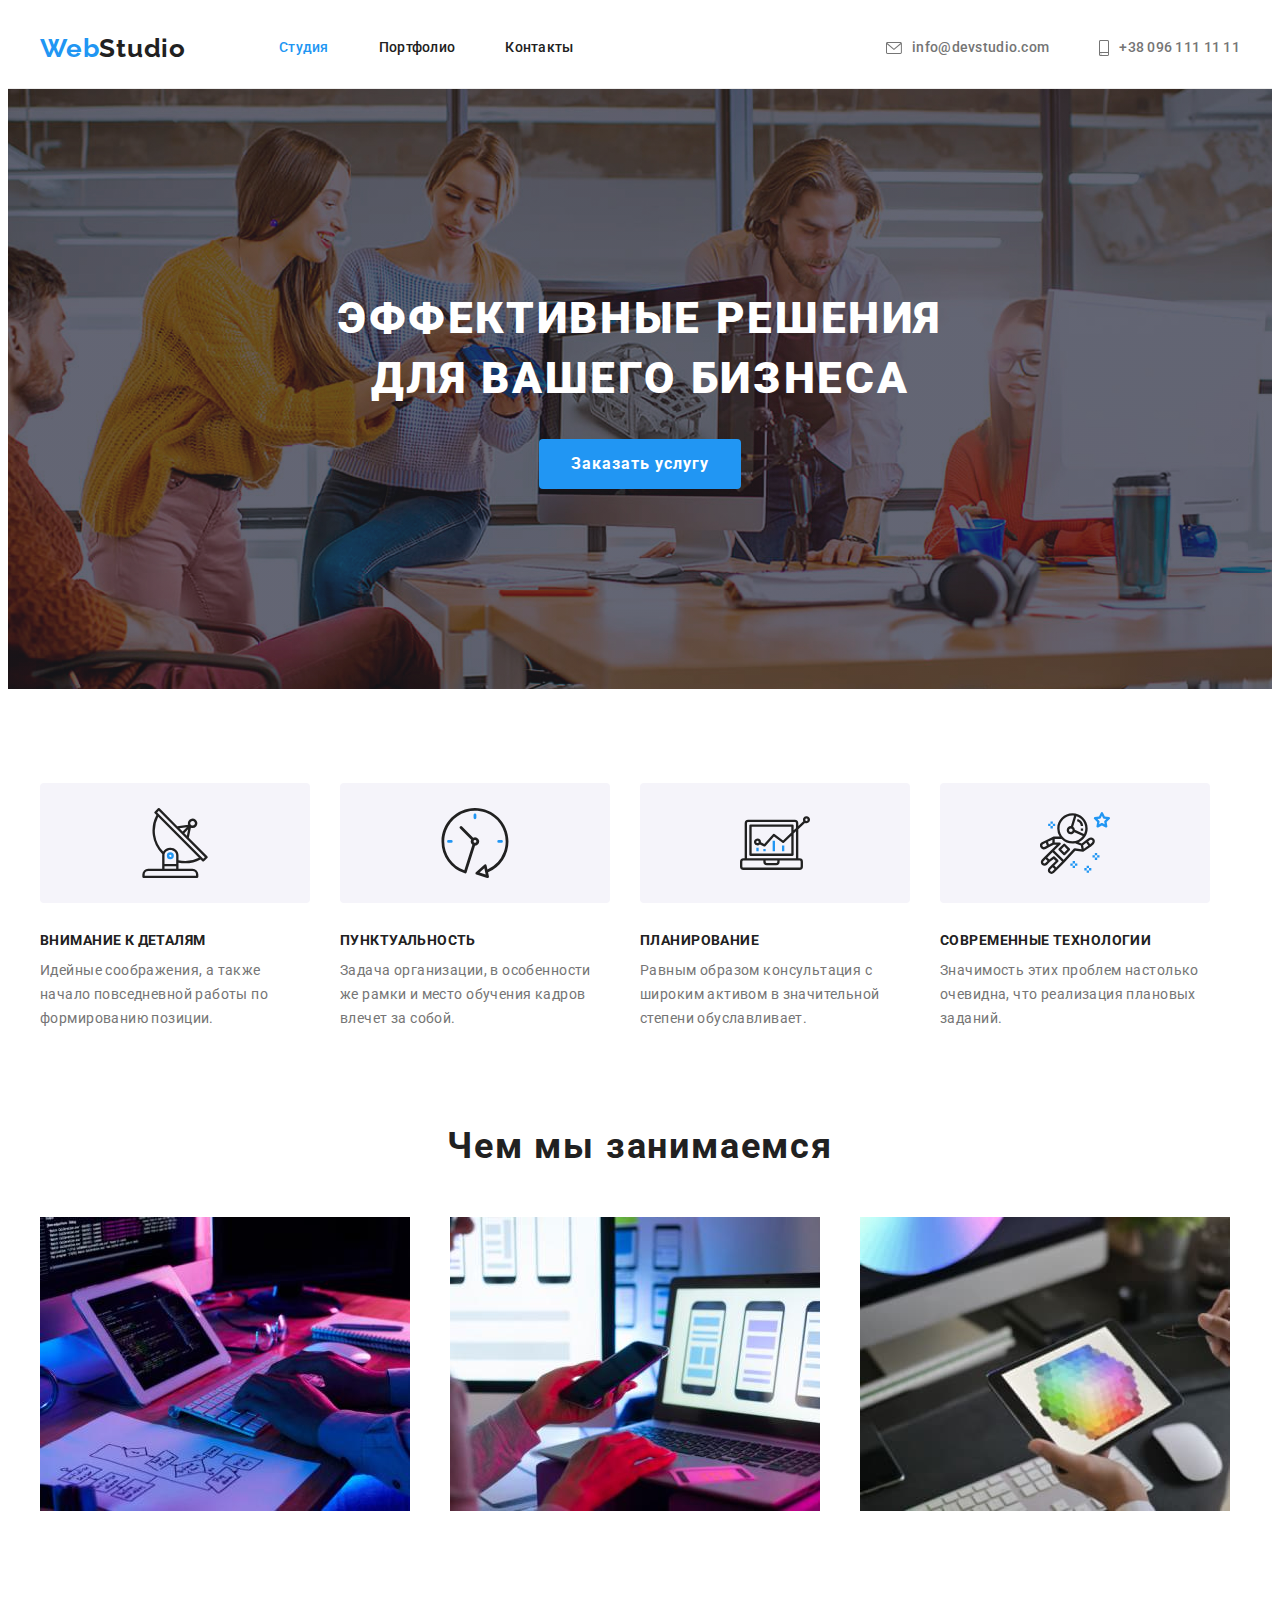
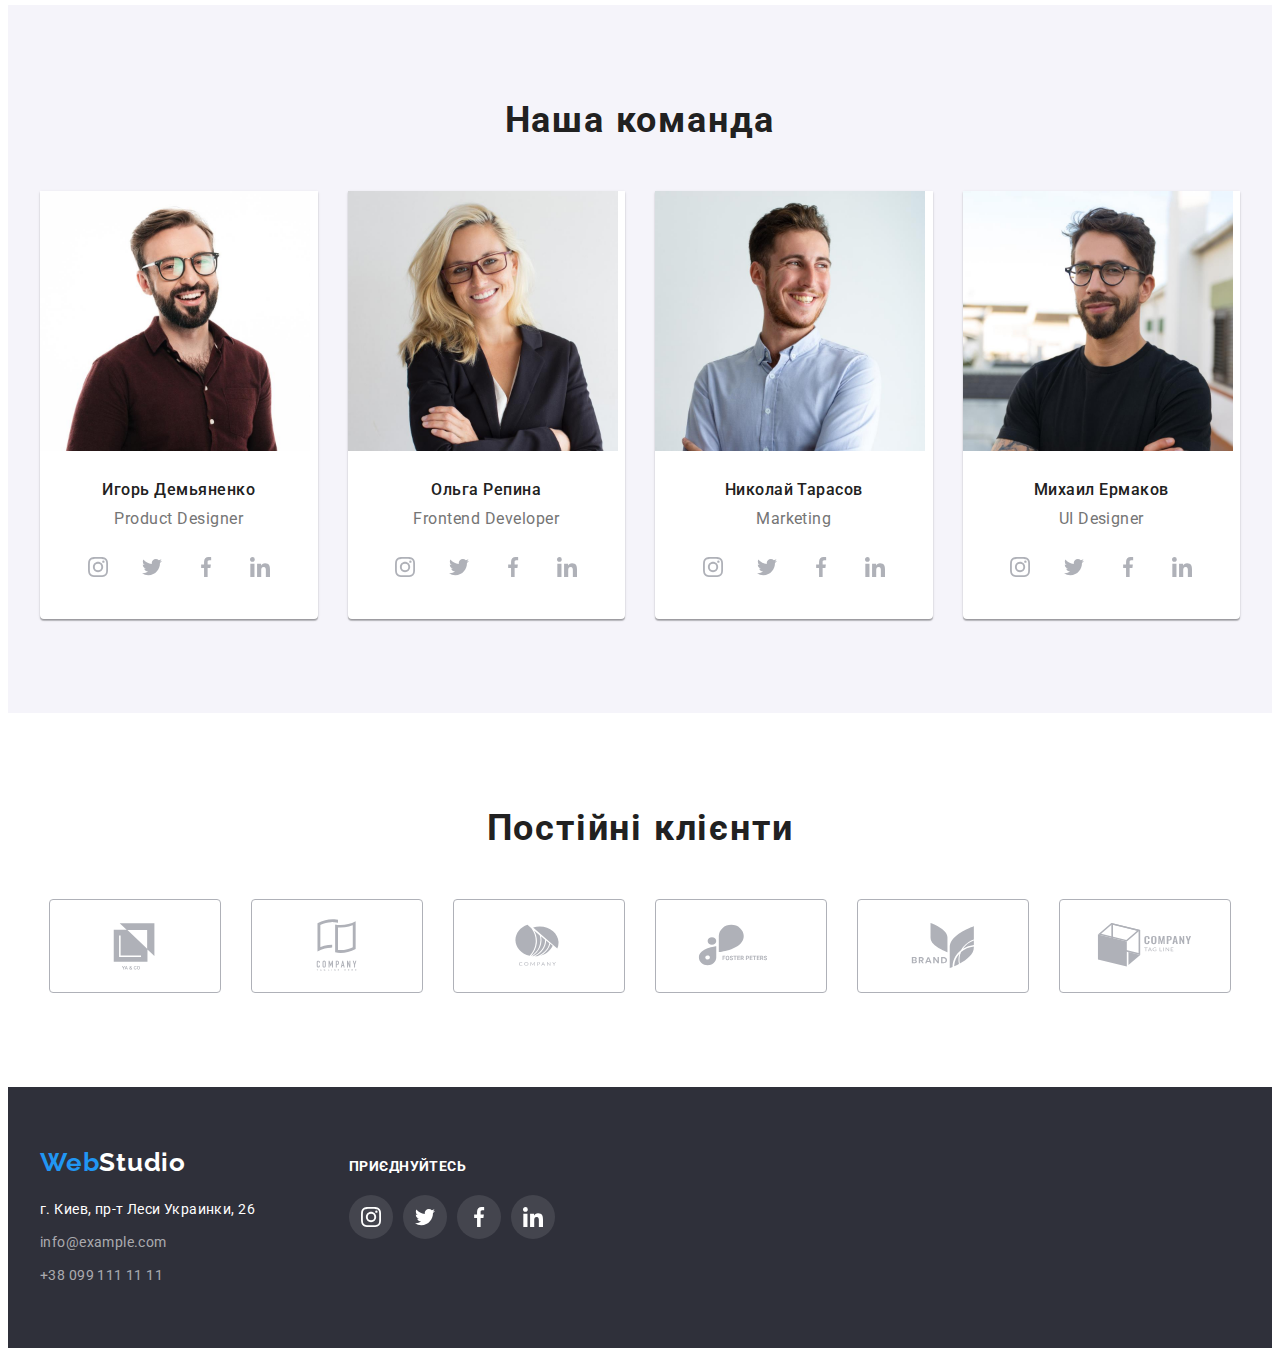
<file: index.html>
<!DOCTYPE html>
<html lang="ru">
  <head>
    <meta charset="UTF-8" />
    <meta http-equiv="X-UA-Compatible" content="IE=edge" />
    <meta name="viewport" content="width=device-width, initial-scale=1.0" />
    <title>WebStudio</title>

    <link rel="preconnect" href="https://fonts.googleapis.com" />
    <link rel="preconnect" href="https://fonts.gstatic.com" crossorigin />
    <link
      href="https://fonts.googleapis.com/css2?family=Raleway:wght@700&family=Roboto:wght@400;500;700;900&display=swap"
      rel="stylesheet"
    />
    <!-- Normalize start -->
    <link
      rel="stylesheet"
      href="https://cdnjs.cloudflare.com/ajax/libs/modern-normalize/1.1.0/modern-normalize.min.css"
      integrity="sha512-wpPYUAdjBVSE4KJnH1VR1HeZfpl1ub8YT/NKx4PuQ5NmX2tKuGu6U/JRp5y+Y8XG2tV+wKQpNHVUX03MfMFn9Q=="
      crossorigin="anonymous"
      referrerpolicy="no-referrer"
    />
    <!-- Normalize end -->
    <link rel="stylesheet" href="./css/styles.css" />
  </head>
  <body>
    <!--Header-->
    <header class="page-header section">
      <div class="container header-conteiner">
        <nav class="navigation header-conteiner-list">
          <a class="logo-link" href="./index.html">Web<span class="logo-dark">Studio </span> </a>
          <ul class="menu list header-list">
            <li class="menu-item">
              <a class="menu-link menu-link-current link" href="./studio.html">Студия</a>
            </li>
            <li class="menu-item">
              <a class="menu-link link" href="./portfolio.html">Портфолио</a>
            </li>
            <li class="menu-item">
              <a class="menu-link link" href="">Контакты</a>
            </li>
          </ul>
        </nav>

        <ul class="contacts-list list">
          <li class="contact-mail-title">
            <a class="contact-mail link" href="mailto:info@devstudio.com">
              <svg class="contact-mail-icon">
                <use href="./images/icons.svg#envelope" width="16" height="12"></use>
              </svg>
              info@devstudio.com</a
            >
          </li>
          <li class="contact-phone-title">
            <a class="contact-phone-number link" href="tel:+380961111111">
              <svg class="contact-phone-icon">
                <use href="./images/icons.svg#smartphone" width="10" height="16"></use></svg
              >+38 096 111 11 11</a
            >
          </li>
        </ul>
      </div>
    </header>

    <!--Hero image-->
    <main>
      <section class="hero">
        <div class="container hero-container">
          <h1 class="hero-title">Эффективные решения для вашего бизнеса</h1>
          <button class="modal-btn" type="button">Заказать услугу</button>
        </div>
      </section>

      <!--Benefits-->
      <section class="benefits section">
        <div class="container benefits-container">
          <h2 class="title-hidden">Some title</h2>
          <ul class="benefits-list list">
            <li class="benefits-list-description">
              <div class="benefits-place">
                <svg class="benefits-icon" width="70" height="70">
                  <use href="./images/icons.svg#antenna"></use>
                </svg>
              </div>
              <h3 class="suptitle">Внимание к деталям</h3>
              <p class="benefits-description">
                Идейные соображения, а также начало повседневной работы по формированию позиции.
              </p>
            </li>
            <li class="benefits-list-description">
              <div class="benefits-place">
                <svg class="benefits-icon" width="70" height="70">
                  <use href="./images/icons.svg#clock"></use>
                </svg>
              </div>
              <h3 class="suptitle">Пунктуальность</h3>
              <p class="benefits-description">
                Задача организации, в особенности же рамки и место обучения кадров влечет за собой.
              </p>
            </li>
            <li class="benefits-list-description">
              <div class="benefits-place">
                <svg class="benefits-icon" width="70" height="70">
                  <use href="./images/icons.svg#diagram"></use>
                </svg>
              </div>
              <h3 class="suptitle">Планирование</h3>
              <p class="benefits-description">
                Равным образом консультация с широким активом в значительной степени обуславливает.
              </p>
            </li>
            <li class="benefits-list-description">
              <div class="benefits-place">
                <svg class="benefits-icon" width="70" height="70">
                  <use href="./images/icons.svg#astronaut"></use>
                </svg>
              </div>
              <h3 class="suptitle">Современные технологии</h3>
              <p class="benefits-description">
                Значимость этих проблем настолько очевидна, что реализация плановых заданий.
              </p>
            </li>
          </ul>
        </div>
      </section>

      <!--What we do-->
      <section class="proposals section">
        <div class="container proposal-container">
          <h2 class="title">Чем мы занимаемся</h2>
          <ul class="card-set list">
            <li class="proposals-photo card-set-item">
              <img
                src="./images/what_we_do/img.jpg"
                alt="сотрудник набирает текст"
                width="370"
                height="294"
              />
            </li>
            <li class="proposals-photo card-set-item">
              <img
                src="./images/what_we_do/img-1.jpg"
                alt="сотрудник держит телефон"
                width="370"
                height="294"
              />
            </li>
            <li class="proposals-photo card-set-item">
              <img
                src="./images/what_we_do/img-2.jpg"
                alt="сотрудник выбирает цвет на планшете"
                width="370"
                height="294"
              />
            </li>
          </ul>
        </div>
      </section>

      <!--Our team-->
      <section class="team section">
        <div class="container team-container">
          <h2 class="title">Наша команда</h2>
          <ul class="team-list card-set list">
            <li class="team-card card-set-item">
              <img
                src="./images/our_team/img.jpg"
                alt="Игорь Демьяненко"
                width="270"
                height="260"
              />
              <div class="team-wrapper">
                <h3 class="team-title">Игорь Демьяненко</h3>
                <p class="team-description" lang="en">Product Designer</p>
                <ul class="socials list">
                  <li class="socials-item">
                    <a
                      class="socials-link link"
                      href=""
                      target="_blank"
                      rel="noopener noreferrer"
                      aria-label="instagram"
                    >
                      <svg class="socials-icon" width="20" height="20">
                        <use href="./images/icons.svg#instagram"></use>
                      </svg>
                    </a>
                  </li>
                  <li class="socials-item">
                    <a
                      class="socials-link link"
                      href=""
                      target="_blank"
                      rel="noopener noreferrer"
                      aria-label="twitter"
                    >
                      <svg class="socials-icon" width="20" height="20">
                        <use href="./images/icons.svg#twitter"></use>
                      </svg>
                    </a>
                  </li>
                  <li class="socials-item">
                    <a
                      class="socials-link link"
                      href=""
                      target="_blank"
                      rel="noopener noreferrer"
                      aria-label="facebook"
                    >
                      <svg class="socials-icon" width="20" height="20">
                        <use href="./images/icons.svg#facebook"></use>
                      </svg>
                    </a>
                  </li>
                  <li class="socials-item">
                    <a
                      class="socials-link link"
                      href=""
                      target="_blank"
                      rel="noopener noreferrer"
                      aria-label="linkedin"
                    >
                      <svg class="socials-icon" width="20" height="20">
                        <use href="./images/icons.svg#linkedin"></use>
                      </svg>
                    </a>
                  </li>
                </ul>
              </div>
            </li>
            <li class="team-card card-set-item">
              <img src="./images/our_team/img-1.jpg" alt="Ольга Репина" width="270" height="260" />
              <div class="team-wrapper">
                <h3 class="team-title">Ольга Репина</h3>
                <p class="team-description" lang="en">Frontend Developer</p>
                <ul class="socials list">
                  <li class="socials-item">
                    <a
                      class="socials-link link"
                      href=""
                      target="_blank"
                      rel="noopener noreferrer"
                      aria-label="instagram"
                    >
                      <svg class="socials-icon" width="20" height="20">
                        <use href="./images/icons.svg#instagram"></use>
                      </svg>
                    </a>
                  </li>
                  <li class="socials-item">
                    <a
                      class="socials-link link"
                      href=""
                      target="_blank"
                      rel="noopener noreferrer"
                      aria-label="twitter"
                    >
                      <svg class="socials-icon" width="20" height="20">
                        <use href="./images/icons.svg#twitter"></use>
                      </svg>
                    </a>
                  </li>
                  <li class="socials-item">
                    <a
                      class="socials-link link"
                      href=""
                      target="_blank"
                      rel="noopener noreferrer"
                      aria-label="facebook"
                    >
                      <svg class="socials-icon" width="20" height="20">
                        <use href="./images/icons.svg#facebook"></use>
                      </svg>
                    </a>
                  </li>
                  <li class="socials-item">
                    <a
                      class="socials-link link"
                      href=""
                      target="_blank"
                      rel="noopener noreferrer"
                      aria-label="linkedin"
                    >
                      <svg class="socials-icon" width="20" height="20">
                        <use href="./images/icons.svg#linkedin"></use>
                      </svg>
                    </a>
                  </li>
                </ul>
              </div>
            </li>
            <li class="team-card card-set-item">
              <img
                src="./images/our_team/img-2.jpg"
                alt="Николай Тарасов"
                width="270"
                height="260"
              />
              <div class="team-wrapper">
                <h3 class="team-title">Николай Тарасов</h3>
                <p class="team-description" lang="en">Marketing</p>
                <ul class="socials list">
                  <li class="socials-item">
                    <a
                      class="socials-link link"
                      href=""
                      target="_blank"
                      rel="noopener noreferrer"
                      aria-label="instagram"
                    >
                      <svg class="socials-icon" width="20" height="20">
                        <use href="./images/icons.svg#instagram"></use>
                      </svg>
                    </a>
                  </li>
                  <li class="socials-item">
                    <a
                      class="socials-link link"
                      href=""
                      target="_blank"
                      rel="noopener noreferrer"
                      aria-label="twitter"
                    >
                      <svg class="socials-icon" width="20" height="20">
                        <use href="./images/icons.svg#twitter"></use>
                      </svg>
                    </a>
                  </li>
                  <li class="socials-item">
                    <a
                      class="socials-link link"
                      href=""
                      target="_blank"
                      rel="noopener noreferrer"
                      aria-label="facebook"
                    >
                      <svg class="socials-icon" width="20" height="20">
                        <use href="./images/icons.svg#facebook"></use>
                      </svg>
                    </a>
                  </li>
                  <li class="socials-item">
                    <a
                      class="socials-link link"
                      href=""
                      target="_blank"
                      rel="noopener noreferrer"
                      aria-label="linkedin"
                    >
                      <svg class="socials-icon" width="20" height="20">
                        <use href="./images/icons.svg#linkedin"></use>
                      </svg>
                    </a>
                  </li>
                </ul>
              </div>
            </li>
            <li class="team-card card-set-item">
              <img
                src="./images/our_team/img-3.jpg"
                alt="Михаил Ермаков"
                width="270"
                height="260"
              />
              <div class="team-wrapper">
                <h3 class="team-title">Михаил Ермаков</h3>
                <p class="team-description" lang="en">UI Designer</p>
                <ul class="socials list">
                  <li class="socials-item">
                    <a
                      class="socials-link link"
                      href=""
                      target="_blank"
                      rel="noopener noreferrer"
                      aria-label="instagram"
                    >
                      <svg class="socials-icon" width="20" height="20">
                        <use href="./images/icons.svg#instagram"></use>
                      </svg>
                    </a>
                  </li>
                  <li class="socials-item">
                    <a
                      class="socials-link link"
                      href=""
                      target="_blank"
                      rel="noopener noreferrer"
                      aria-label="twitter"
                    >
                      <svg class="socials-icon" width="20" height="20">
                        <use href="./images/icons.svg#twitter"></use>
                      </svg>
                    </a>
                  </li>
                  <li class="socials-item">
                    <a
                      class="socials-link link"
                      href=""
                      target="_blank"
                      rel="noopener noreferrer"
                      aria-label="facebook"
                    >
                      <svg class="socials-icon" width="20" height="20">
                        <use href="./images/icons.svg#facebook"></use>
                      </svg>
                    </a>
                  </li>
                  <li class="socials-item">
                    <a
                      class="socials-link link"
                      href=""
                      target="_blank"
                      rel="noopener noreferrer"
                      aria-label="linkedin"
                    >
                      <svg class="socials-icon" width="20" height="20">
                        <use href="./images/icons.svg#linkedin"></use>
                      </svg>
                    </a>
                  </li>
                </ul>
              </div>
            </li>
          </ul>
        </div>
      </section>
    </main>

    <!--Clients-->
    <section class="clients section">
      <div class="container clients-container">
        <h2 class="title">Постійні клієнти</h2>
        <ul class="clients-list list">
          <li class="client-item">
            <a
              class="client-link link"
              href=""
              target="_blank"
              rel="noopener noreferrer"
              aria-label="Client-1"
            >
              <svg class="client-icon" width="106" height="60">
                <use href="./images/icons.svg#Logo-1"></use>
              </svg>
            </a>
          </li>
          <li class="client-item">
            <a
              class="client-link link"
              href=""
              target="_blank"
              rel="noopener noreferrer"
              aria-label="Client-2"
            >
              <svg class="client-icon" width="106" height="60">
                <use href="./images/icons.svg#Logo-2"></use>
              </svg>
            </a>
          </li>
          <li class="client-item">
            <a
              class="client-link link"
              href=""
              target="_blank"
              rel="noopener noreferrer"
              aria-label="Client-3"
            >
              <svg class="client-icon" width="106" height="60">
                <use href="./images/icons.svg#Logo-3"></use>
              </svg>
            </a>
          </li>
          <li class="client-item">
            <a
              class="client-link link"
              href=""
              target="_blank"
              rel="noopener noreferrer"
              aria-label="Client-4"
            >
              <svg class="client-icon" width="106" height="60">
                <use href="./images/icons.svg#Logo-4"></use>
              </svg>
            </a>
          </li>
          <li class="client-item">
            <a
              class="client-link link"
              href=""
              target="_blank"
              rel="noopener noreferrer"
              aria-label="Client-5"
            >
              <svg class="client-icon" width="106" height="60">
                <use href="./images/icons.svg#Logo-5"></use>
              </svg>
            </a>
          </li>
          <li class="client-item">
            <a
              class="client-link link"
              href=""
              target="_blank"
              rel="noopener noreferrer"
              aria-label="Client-6"
            >
              <svg class="client-icon" width="106" height="60">
                <use href="./images/icons.svg#Logo-6"></use>
              </svg>
            </a>
          </li>
        </ul>
      </div>
    </section>

    <!--Footer-->
    <footer class="footer section">
      <div class="container footer-container">
        <div class="contacts-footer">
          <a class="logo-link logo-link-footer" href="./index.html">
            Web<span class="logo-white">Studio </span></a
          >
          <address class="address">
            <ul class="address-list footer-list list">
              <li class="address-title">
                <a
                  class="address-link"
                  href="https://goo.gl/maps/iM9jKwknU9FxhSqU6"
                  target="_blank"
                  rel="noopener noreferrer"
                  >г. Киев, пр-т Леси Украинки, 26</a
                >
              </li>
              <li class="mail-title">
                <a class="mail-link" href="mailto:info@example.com">info@example.com</a>
              </li>
              <li class="phone-title">
                <a class="phone-link" href="tel:+380991111111">+38 099 111 11 11</a>
              </li>
            </ul>
          </address>
        </div>
        <div class="footer-social">
          <h3 class="suptitle-social">приєднуйтесь</h3>
          <ul class="footer-socials-list list">
            <li class="footer-socials-item">
              <a
                class="footer-socials-link link"
                href=""
                target="_blank"
                rel="noopener noreferrer"
                aria-label="instagram"
              >
                <svg class="footer-socials-icon" width="20" height="20">
                  <use href="./images/icons.svg#instagram"></use>
                </svg>
              </a>
            </li>
            <li class="footer-socials-item">
              <a
                class="footer-socials-link link"
                href=""
                target="_blank"
                rel="noopener noreferrer"
                aria-label="twitter"
              >
                <svg class="footer-socials-icon" width="20" height="20">
                  <use href="./images/icons.svg#twitter"></use>
                </svg>
              </a>
            </li>
            <li class="footer-socials-item">
              <a
                class="footer-socials-link link"
                href=""
                target="_blank"
                rel="noopener noreferrer"
                aria-label="facebook"
              >
                <svg class="footer-socials-icon" width="20" height="20">
                  <use href="./images/icons.svg#facebook"></use>
                </svg>
              </a>
            </li>
            <li class="footer-socials-item">
              <a
                class="footer-socials-link link"
                href=""
                target="_blank"
                rel="noopener noreferrer"
                aria-label="linkedin"
              >
                <svg class="footer-socials-icon" width="20" height="20">
                  <use href="./images/icons.svg#linkedin"></use>
                </svg>
              </a>
            </li>
          </ul>
        </div>
      </div>
    </footer>
  </body>
</html>
</file>
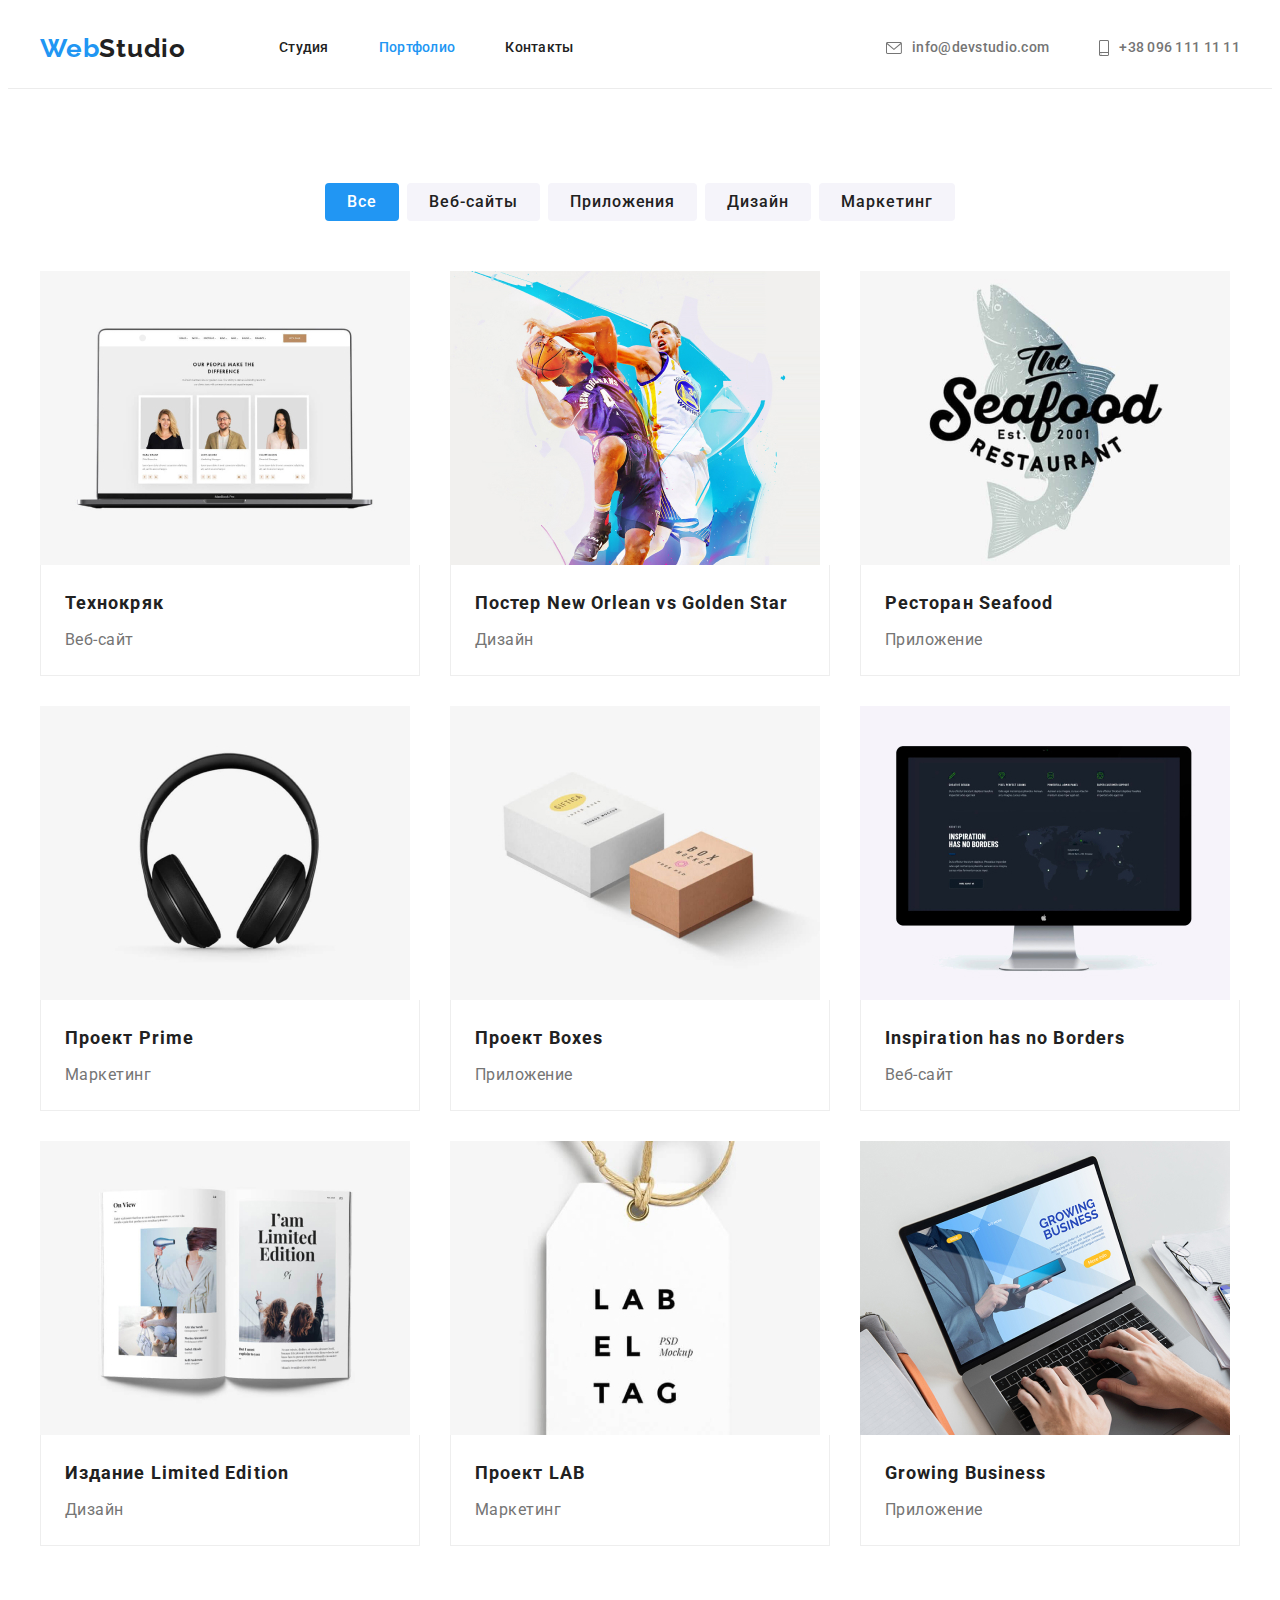
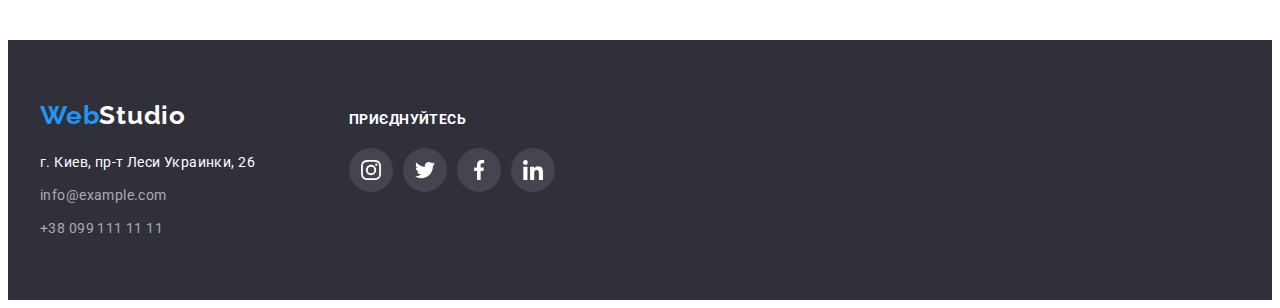
<file: portfolio.html>
<!DOCTYPE html>
<html lang="ru">
  <head>
    <meta charset="UTF-8" />
    <meta http-equiv="X-UA-Compatible" content="IE=edge" />
    <meta name="viewport" content="width=device-width, initial-scale=1.0" />
    <title>WebStudio</title>
    <link rel="preconnect" href="https://fonts.googleapis.com" />
    <link rel="preconnect" href="https://fonts.gstatic.com" crossorigin />
    <link
      href="https://fonts.googleapis.com/css2?family=Raleway:wght@700&family=Roboto:wght@400;500;700;900&display=swap"
      rel="stylesheet"
    />

    <!-- Normalize start -->
    <link
      rel="stylesheet"
      href="https://cdnjs.cloudflare.com/ajax/libs/modern-normalize/1.1.0/modern-normalize.min.css"
      integrity="sha512-wpPYUAdjBVSE4KJnH1VR1HeZfpl1ub8YT/NKx4PuQ5NmX2tKuGu6U/JRp5y+Y8XG2tV+wKQpNHVUX03MfMFn9Q=="
      crossorigin="anonymous"
      referrerpolicy="no-referrer"
    />
    <!-- Normalize end -->

    <link rel="stylesheet" href="./css/styles.css" />
  </head>
  <body>
    <!--Header-->
    <header class="page-header section">
      <div class="container header-conteiner">
        <nav class="navigation header-conteiner-list">
          <a class="logo-link" href="./index.html">Web<span class="logo-dark">Studio </span></a>
          <ul class="menu list header-list">
            <li class="menu-item">
              <a class="menu-link link" href="./studio.html">Студия</a>
            </li>
            <li class="menu-item">
              <a class="menu-link menu-link-current link" href="./portfolio.html">Портфолио</a>
            </li>
            <li class="menu-item">
              <a class="menu-link link" href="">Контакты</a>
            </li>
          </ul>
        </nav>

        <ul class="contacts-list list">
          <li class="contact-mail-title">
            <a class="contact-mail link" href="mailto:info@devstudio.com">
              <svg class="contact-mail-icon">
                <use href="./images/icons.svg#envelope" width="16" height="12"></use>
              </svg>
              info@devstudio.com</a
            >
          </li>
          <li class="contact-phone-title">
            <a class="contact-phone-number link" href="tel:+380961111111">
              <svg class="contact-phone-icon">
                <use href="./images/icons.svg#smartphone" width="10" height="16"></use></svg
              >+38 096 111 11 11</a
            >
          </li>
        </ul>
      </div>
    </header>

    <!--Portfolio section-->
    <main>
      <section class="portfolio-section section">
        <div class="container portfolio-container">
          <ul class="tabs list">
            <li class="btn-item"><button class="tabs-btn-selected" type="button">Все</button></li>
            <li class="btn-item"><button class="tabs-btn" type="button">Веб-сайты</button></li>
            <li class="btn-item"><button class="tabs-btn" type="button">Приложения</button></li>
            <li class="btn-item"><button class="tabs-btn" type="button">Дизайн</button></li>
            <li class="btn-item"><button class="tabs-btn" type="button">Маркетинг</button></li>
          </ul>
          <ul class="portfolio list card-set">
            <li class="portfolio-card card-set-item">
              <a class="portfolio-link" href="" target="_blank" rel="noopener noreferrer">
                <img
                  src="./images/portfolio/img.jpg"
                  alt="веб сайт на компютере"
                  width="370"
                  height="294"
                />
                <div class="portfolio-wrapper">
                  <h1 class="portfolio-title">Технокряк</h1>
                  <p class="portfolio-description">Веб-сайт</p>
                </div>
              </a>
            </li>
            <li class="portfolio-card card-set-item">
              <a class="portfolio-link" href="" target="_blank" rel="noopener noreferrer">
                <img
                  src="./images/portfolio/img-1.jpg"
                  alt="веб сайт на компютере"
                  width="370"
                  height="294"
                />
                <div class="portfolio-wrapper">
                  <h1 class="portfolio-title">
                    Постер <span lang="en">New Orlean vs Golden Star</span>
                  </h1>
                  <p class="portfolio-description">Дизайн</p>
                </div>
              </a>
            </li>
            <li class="portfolio-card card-set-item">
              <a class="portfolio-link" href="" target="_blank" rel="noopener noreferrer">
                <img
                  src="./images/portfolio/img-2.jpg"
                  alt="веб сайт на компютере"
                  width="370"
                  height="294"
                />
                <div class="portfolio-wrapper">
                  <h1 class="portfolio-title">Ресторан <span lang="en">Seafood</span></h1>
                  <p class="portfolio-description">Приложение</p>
                </div>
              </a>
            </li>
            <li class="portfolio-card card-set-item">
              <a class="portfolio-link" href="" target="_blank" rel="noopener noreferrer">
                <img
                  src="./images/portfolio/img-3.jpg"
                  alt="веб сайт на компютере"
                  width="370"
                  height="294"
                />
                <div class="portfolio-wrapper">
                  <h1 class="portfolio-title">Проект <span lang="en">Prime</span></h1>
                  <p class="portfolio-description">Маркетинг</p>
                </div>
              </a>
            </li>
            <li class="portfolio-card card-set-item">
              <a class="portfolio-link" href="" target="_blank" rel="noopener noreferrer">
                <img
                  src="./images/portfolio/img-4.jpg"
                  alt="веб сайт на компютере"
                  width="370"
                  height="294"
                />
                <div class="portfolio-wrapper">
                  <h1 class="portfolio-title">Проект <span lang="en">Boxes</span></h1>
                  <p class="portfolio-description">Приложение</p>
                </div>
              </a>
            </li>
            <li class="portfolio-card card-set-item">
              <a class="portfolio-link" href="" target="_blank" rel="noopener noreferrer">
                <img
                  src="./images/portfolio/img-5.jpg"
                  alt="веб сайт на компютере"
                  width="370"
                  height="294"
                />
                <div class="portfolio-wrapper">
                  <h1 class="portfolio-title" lang="en">Inspiration has no Borders</h1>
                  <p class="portfolio-description">Веб-сайт</p>
                </div>
              </a>
            </li>
            <li class="portfolio-card card-set-item">
              <a class="portfolio-link" href="" target="_blank" rel="noopener noreferrer">
                <img
                  src="./images/portfolio/img-6.jpg"
                  alt="веб сайт на компютере"
                  width="370"
                  height="294"
                />
                <div class="portfolio-wrapper">
                  <h1 class="portfolio-title">Издание <span lang="en">Limited Edition</span></h1>
                  <p class="portfolio-description">Дизайн</p>
                </div>
              </a>
            </li>
            <li class="portfolio-card card-set-item">
              <a class="portfolio-link" href="" target="_blank" rel="noopener noreferrer">
                <img
                  src="./images/portfolio/img-7.jpg"
                  alt="веб сайт на компютере"
                  width="370"
                  height="294"
                />
                <div class="portfolio-wrapper">
                  <h1 class="portfolio-title">Проект <span lang="en">LAB</span></h1>
                  <p class="portfolio-description">Маркетинг</p>
                </div>
              </a>
            </li>
            <li class="portfolio-card card-set-item">
              <a class="portfolio-link" href="" target="_blank" rel="noopener noreferrer">
                <img
                  src="./images/portfolio/img-8.jpg"
                  alt="веб сайт на компютере"
                  width="370"
                  height="294"
                />
                <div class="portfolio-wrapper">
                  <h1 class="portfolio-title" lang="en">Growing Business</h1>
                  <p class="portfolio-description">Приложение</p>
                </div>
              </a>
            </li>
          </ul>
        </div>
      </section>
    </main>

    <!--Footer-->
    <footer class="footer section">
      <div class="container footer-container">
        <div class="contacts-footer">
          <a class="logo-link logo-link-footer" href="./index.html">
            Web<span class="logo-white">Studio </span></a
          >
          <address class="address">
            <ul class="address-list footer-list list">
              <li class="address-title">
                <a
                  class="address-link"
                  href="https://goo.gl/maps/iM9jKwknU9FxhSqU6"
                  target="_blank"
                  rel="noopener noreferrer"
                  >г. Киев, пр-т Леси Украинки, 26</a
                >
              </li>
              <li class="mail-title">
                <a class="mail-link" href="mailto:info@example.com">info@example.com</a>
              </li>
              <li class="phone-title">
                <a class="phone-link" href="tel:+380991111111">+38 099 111 11 11</a>
              </li>
            </ul>
          </address>
        </div>
        <div class="footer-social">
          <h3 class="suptitle-social">приєднуйтесь</h3>
          <ul class="footer-socials-list list">
            <li class="footer-socials-item">
              <a
                class="footer-socials-link link"
                href=""
                target="_blank"
                rel="noopener noreferrer"
                aria-label="instagram"
              >
                <svg class="footer-socials-icon" width="20" height="20">
                  <use href="./images/icons.svg#instagram"></use>
                </svg>
              </a>
            </li>
            <li class="footer-socials-item">
              <a
                class="footer-socials-link link"
                href=""
                target="_blank"
                rel="noopener noreferrer"
                aria-label="twitter"
              >
                <svg class="footer-socials-icon" width="20" height="20">
                  <use href="./images/icons.svg#twitter"></use>
                </svg>
              </a>
            </li>
            <li class="footer-socials-item">
              <a
                class="footer-socials-link link"
                href=""
                target="_blank"
                rel="noopener noreferrer"
                aria-label="facebook"
              >
                <svg class="footer-socials-icon" width="20" height="20">
                  <use href="./images/icons.svg#facebook"></use>
                </svg>
              </a>
            </li>
            <li class="footer-socials-item">
              <a
                class="footer-socials-link link"
                href=""
                target="_blank"
                rel="noopener noreferrer"
                aria-label="linkedin"
              >
                <svg class="footer-socials-icon" width="20" height="20">
                  <use href="./images/icons.svg#linkedin"></use>
                </svg>
              </a>
            </li>
          </ul>
        </div>
      </div>
    </footer>
  </body>
</html>
</file>
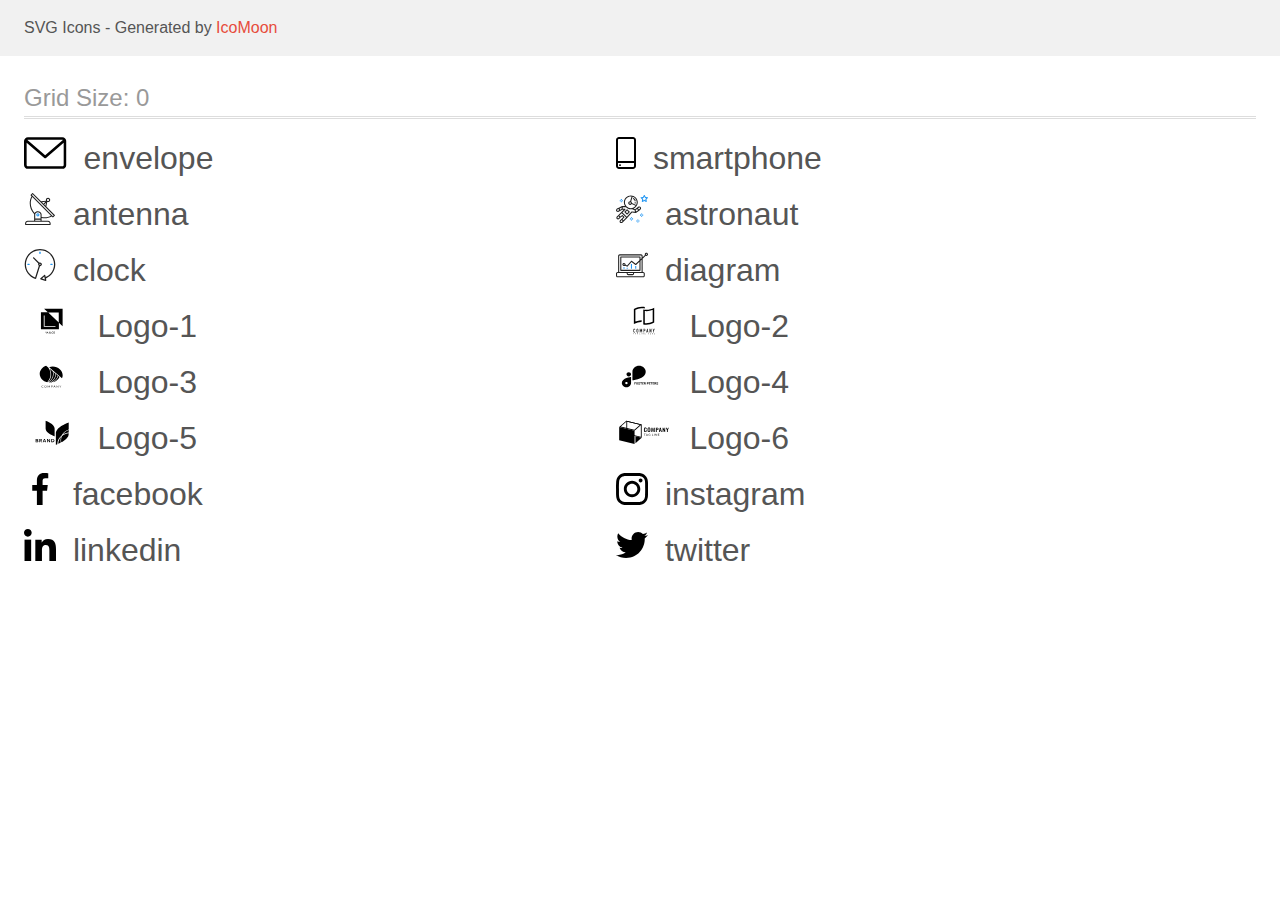
<file: images/icons/demo.html>
<!doctype html>
<html>
<head>
    <title>IcoMoon - SVG Icons</title>
    <meta charset="utf-8">
    <meta name="viewport" content="width=device-width, initial-scale=1">
    <link rel="stylesheet" href="demo-files/demo.css">
    <link rel="stylesheet" href="style.css">
</head>
<body>
<svg aria-hidden="true" style="position: absolute; width: 0; height: 0; overflow: hidden;" version="1.1" xmlns="http://www.w3.org/2000/svg" xmlns:xlink="http://www.w3.org/1999/xlink">
<defs>
<symbol id="envelope" viewBox="0 0 43 32">
<path d="M38.667 0h-34.667c-2.206 0-4 1.794-4 4v24c0 2.206 1.794 4 4 4h34.667c2.206 0 4-1.794 4-4v-24c0-2.206-1.794-4-4-4zM38.667 2.667c0.181 0 0.353 0.038 0.511 0.103l-17.844 15.466-17.844-15.466c0.158-0.066 0.33-0.103 0.511-0.103h34.667zM38.667 29.333h-34.667c-0.736 0-1.333-0.598-1.333-1.333v-22.413l17.793 15.421c0.251 0.217 0.563 0.326 0.874 0.326s0.622-0.108 0.874-0.326l17.793-15.421v22.413c0 0.736-0.598 1.333-1.333 1.333z"></path>
</symbol>
<symbol id="smartphone" viewBox="0 0 20 32">
<path d="M17 0h-14c-1.654 0-3 1.346-3 3v26c0 1.654 1.346 3 3 3h14c1.654 0 3-1.346 3-3v-26c0-1.654-1.346-3-3-3zM3 2h14c0.552 0 1 0.448 1 1v21h-16v-21c0-0.552 0.448-1 1-1zM17 30h-14c-0.552 0-1-0.448-1-1v-3h16v3c0 0.552-0.448 1-1 1z"></path>
<path d="M4.707 27.478c0.391 0.365 0.391 0.956 0 1.321s-1.024 0.365-1.414 0c-0.391-0.365-0.391-0.956 0-1.321s1.024-0.365 1.414 0z"></path>
</symbol>
<symbol id="antenna" viewBox="0 0 32 32">
<path fill="#212121" style="fill: var(--color1, #212121)" d="M30.773 22.098l-8.443-8.505 0.937-4.615c0.242 0.094 0.499 0.144 0.758 0.146h0.006c1.192 0.014 2.17-0.941 2.184-2.133s-0.941-2.17-2.133-2.184c-1.192-0.014-2.17 0.941-2.184 2.133-0.003 0.255 0.039 0.509 0.125 0.749l-4.96 0.605-8.091-8.133c-0.099-0.101-0.235-0.159-0.377-0.16-0.14 0.001-0.274 0.056-0.373 0.155l-1.513 1.504c-0.208 0.208-0.208 0.546 0 0.754l0.814 0.826c-3.153 5.798-2.129 12.978 2.519 17.663 0.043 0.041 0.092 0.074 0.146 0.098-0.034 0.18-0.051 0.364-0.052 0.547v6.187h-6.4c-1.472 0.002-2.665 1.195-2.667 2.667v1.067c0 0.295 0.239 0.533 0.533 0.533h24.533c0.295 0 0.533-0.239 0.533-0.533v-1.067c-0.002-1.472-1.195-2.665-2.667-2.667h-6.4v-2.742c1.003 0.21 2.024 0.317 3.049 0.32 2.458-0.003 4.877-0.615 7.040-1.783l0.818 0.823c0.099 0.101 0.235 0.159 0.377 0.16 0.14-0.001 0.274-0.056 0.373-0.155l1.513-1.504c0.208-0.208 0.208-0.546 0-0.754zM23.28 6.233c0.418-0.415 1.093-0.414 1.508 0.004s0.414 1.093-0.004 1.508c-0.2 0.199-0.47 0.31-0.752 0.31h-0.003c-0.589-0.003-1.064-0.483-1.061-1.072 0.002-0.282 0.115-0.552 0.314-0.751h-0.002zM22.024 9.738l-0.598 2.946-1.175-1.182 1.774-1.763zM21.419 8.836l-1.92 1.909-1.485-1.493 3.405-0.415zM24.004 28.8c0.884 0 1.6 0.716 1.6 1.6v0.533h-23.467v-0.533c0-0.884 0.716-1.6 1.6-1.6h20.267zM16.537 26.667v1.067h-5.333v-1.067h5.333zM11.204 25.6v-4.053c0-1.294 1.196-2.347 2.667-2.347s2.667 1.053 2.667 2.347v4.053h-5.333zM17.604 23.904v-2.357c0-1.882-1.675-3.413-3.733-3.413-1.331-0.020-2.576 0.657-3.281 1.786-4.058-4.274-4.971-10.645-2.279-15.887l18.602 18.708c-2.872 1.461-6.165 1.873-9.309 1.163zM28.893 23.22l-21.057-21.181 0.755-0.752 7.935 7.98c0.004 0 0.006 0.007 0.010 0.010l13.115 13.191-0.757 0.752z"></path>
<path fill="#2196f3" style="fill: var(--color2, #2196f3)" d="M13.876 20.267h-0.005c-0.884-0.001-1.601 0.714-1.602 1.598s0.714 1.601 1.598 1.602h0.005c0.884 0.001 1.601-0.714 1.602-1.598s-0.714-1.601-1.598-1.602zM14.249 22.245c-0.1 0.1-0.236 0.156-0.378 0.155-0.295-0.002-0.532-0.242-0.531-0.536 0.001-0.141 0.057-0.276 0.157-0.375s0.233-0.154 0.373-0.155c0.295 0.002 0.532 0.241 0.53 0.536-0.001 0.141-0.057 0.276-0.157 0.375h0.005z"></path>
</symbol>
<symbol id="astronaut" viewBox="0 0 32 32">
<path fill="#2196f3" style="fill: var(--color2, #2196f3)" d="M31.974 4.524c-0.063-0.193-0.229-0.333-0.43-0.363l-1.91-0.278-0.855-1.731c-0.179-0.365-0.777-0.365-0.956 0l-0.855 1.731-1.91 0.278c-0.201 0.029-0.367 0.17-0.431 0.363-0.062 0.193-0.011 0.405 0.135 0.547l1.383 1.348-0.326 1.903c-0.034 0.2 0.048 0.402 0.212 0.522 0.166 0.121 0.382 0.135 0.562 0.040l1.709-0.899 1.709 0.899c0.078 0.041 0.164 0.061 0.249 0.061 0.11 0 0.221-0.034 0.314-0.102 0.164-0.119 0.246-0.322 0.212-0.522l-0.326-1.903 1.383-1.348c0.145-0.142 0.197-0.354 0.135-0.547zM29.511 5.851c-0.125 0.122-0.183 0.299-0.153 0.472l0.191 1.114-1-0.526c-0.078-0.041-0.163-0.061-0.249-0.061s-0.17 0.020-0.249 0.061l-1.001 0.526 0.191-1.114c0.030-0.173-0.028-0.349-0.153-0.472l-0.81-0.789 1.119-0.163c0.174-0.025 0.324-0.134 0.402-0.292l0.5-1.013 0.5 1.013c0.078 0.157 0.228 0.267 0.402 0.292l1.119 0.163-0.809 0.789z"></path>
<path fill="#2196f3" style="fill: var(--color2, #2196f3)" d="M26.134 20.522h-1.067v1.067h1.067v-1.067z"></path>
<path fill="#2196f3" style="fill: var(--color2, #2196f3)" d="M26.134 22.656h-1.067v1.067h1.067v-1.067z"></path>
<path fill="#2196f3" style="fill: var(--color2, #2196f3)" d="M27.2 21.589h-1.067v1.067h1.067v-1.067z"></path>
<path fill="#2196f3" style="fill: var(--color2, #2196f3)" d="M25.067 21.589h-1.067v1.067h1.067v-1.067z"></path>
<path fill="#2196f3" style="fill: var(--color2, #2196f3)" d="M22.4 26.389h-1.067v1.067h1.067v-1.067z"></path>
<path fill="#2196f3" style="fill: var(--color2, #2196f3)" d="M22.4 28.522h-1.067v1.067h1.067v-1.067z"></path>
<path fill="#2196f3" style="fill: var(--color2, #2196f3)" d="M23.467 27.456h-1.067v1.067h1.067v-1.067z"></path>
<path fill="#2196f3" style="fill: var(--color2, #2196f3)" d="M21.333 27.456h-1.067v1.067h1.067v-1.067z"></path>
<path fill="#2196f3" style="fill: var(--color2, #2196f3)" d="M16 24.256h-1.067v1.067h1.067v-1.067z"></path>
<path fill="#2196f3" style="fill: var(--color2, #2196f3)" d="M16 26.389h-1.067v1.067h1.067v-1.067z"></path>
<path fill="#2196f3" style="fill: var(--color2, #2196f3)" d="M17.067 25.322h-1.067v1.067h1.067v-1.067z"></path>
<path fill="#2196f3" style="fill: var(--color2, #2196f3)" d="M14.933 25.322h-1.067v1.067h1.067v-1.067z"></path>
<path fill="#2196f3" style="fill: var(--color2, #2196f3)" d="M5.867 6.122h-1.067v1.067h1.067v-1.067z"></path>
<path fill="#2196f3" style="fill: var(--color2, #2196f3)" d="M5.867 8.255h-1.067v1.067h1.067v-1.067z"></path>
<path fill="#2196f3" style="fill: var(--color2, #2196f3)" d="M6.933 7.189h-1.067v1.067h1.067v-1.067z"></path>
<path fill="#2196f3" style="fill: var(--color2, #2196f3)" d="M4.8 7.189h-1.067v1.067h1.067v-1.067z"></path>
<path fill="#212121" style="fill: var(--color1, #212121)" d="M24.715 14.159c-0.287-0.388-0.709-0.637-1.188-0.705-0.481-0.068-0.956 0.058-1.34 0.352l-1.252 0.96-1.898 1.417-1.358-0.541c2.421-1.086 4.114-3.508 4.114-6.32 0-3.823-3.123-6.933-6.961-6.933s-6.961 3.11-6.961 6.933c0 1.386 0.414 2.674 1.12 3.758l-2.764-0.024c-0.002 0-0.003 0-0.005 0-0.009 0-0.015 0.004-0.023 0.005-0.053 0.002-0.105 0.013-0.155 0.031-0.013 0.005-0.026 0.008-0.038 0.013-0.006 0.003-0.013 0.003-0.019 0.006l-3.233 1.596c-0.001 0-0.001 0-0.001 0.001l-1.893 0.911c-0.021 0.009-0.042 0.021-0.063 0.035-0.755 0.502-1.012 1.489-0.598 2.295 0.22 0.429 0.595 0.745 1.056 0.889 0.178 0.055 0.359 0.083 0.539 0.083 0.29 0 0.577-0.071 0.839-0.211l1.388-0.738 2.264-1.169 1.357-0.008-5.442 5.416c-0.001 0.001-0.001 0.001-0.002 0.001l-1.339 1.333c-0.316 0.315-0.49 0.732-0.49 1.178s0.174 0.863 0.49 1.179c0.325 0.323 0.752 0.485 1.179 0.485s0.854-0.162 1.18-0.485l1.314-1.309 1.741-1.3 0.901 0.897-1.762 1.754c-0 0.001-0.001 0.001-0.002 0.001l-1.339 1.333c-0.316 0.315-0.49 0.732-0.49 1.178s0.174 0.863 0.49 1.179c0.325 0.323 0.753 0.485 1.18 0.485s0.855-0.162 1.18-0.485l3.482-3.467c0.001-0.001 0.001-0.001 0.001-0.002l1.010-1-0.004-0.004c0.006-0.006 0.015-0.009 0.022-0.015l5.166-5.658 3.471 0.494c0.025 0.004 0.050 0.005 0.075 0.005 0.065 0 0.127-0.015 0.187-0.038 0.018-0.006 0.033-0.015 0.050-0.023 0.019-0.010 0.039-0.015 0.058-0.027l3.213-2.133c0.012-0.008 0.018-0.021 0.029-0.029 0.013-0.010 0.029-0.014 0.041-0.026l1.271-1.191c0.662-0.62 0.753-1.635 0.212-2.362zM2.13 17.77c-0.173 0.093-0.37 0.111-0.558 0.052-0.187-0.058-0.338-0.186-0.427-0.358-0.161-0.314-0.068-0.695 0.214-0.902l1.314-0.632 0.449 1.312-0.992 0.528zM5.628 15.942l-1.548 0.8-0.439-1.283 2.027-1.001-0.040 1.484zM20.727 9.322c0 0.918-0.219 1.785-0.599 2.559l-4.181-1.899c-0.044-0.573-0.341-1.075-0.788-1.388l1.464-4.86c2.378 0.756 4.105 2.974 4.105 5.588zM8.938 9.322c0-3.235 2.644-5.867 5.894-5.867 0.253 0 0.5 0.021 0.745 0.052l-1.432 4.754c-0.019-0.001-0.037-0.006-0.057-0.006-1.033 0-1.873 0.837-1.873 1.867s0.84 1.867 1.873 1.867c0.694 0 1.294-0.383 1.618-0.945l3.862 1.755c-1.075 1.446-2.795 2.39-4.737 2.39-3.25 0-5.894-2.632-5.894-5.867zM14.894 10.122c0 0.441-0.362 0.8-0.806 0.8s-0.806-0.359-0.806-0.8c0-0.441 0.362-0.8 0.806-0.8s0.806 0.359 0.806 0.8zM2.465 25.146c-0.236 0.234-0.619 0.234-0.854 0.001-0.114-0.114-0.176-0.263-0.176-0.423s0.062-0.309 0.176-0.421l0.962-0.958 0.851 0.848-0.959 0.955zM5.679 28.88c-0.236 0.234-0.619 0.235-0.855 0.001-0.114-0.114-0.176-0.263-0.176-0.423s0.062-0.309 0.176-0.421l0.963-0.959 0.852 0.848-0.96 0.955zM9.16 25.411c-0.001 0-0.001 0-0.002 0.001l-1.765 1.76-0.852-0.848 1.763-1.755c0 0 0 0 0-0s0.001-0.001 0.002-0.001c0.040-0.040 0.065-0.088 0.090-0.135 0.007-0.014 0.020-0.026 0.026-0.040 0.017-0.041 0.019-0.085 0.026-0.129 0.003-0.025 0.014-0.047 0.014-0.073 0-0.036-0.013-0.070-0.020-0.106-0.006-0.032-0.006-0.065-0.019-0.095-0.020-0.050-0.055-0.094-0.091-0.138-0.010-0.012-0.014-0.027-0.025-0.038 0 0 0 0-0.001 0s-0.001-0.002-0.001-0.002l-1.607-1.6c-0.017-0.017-0.039-0.024-0.058-0.038-0.028-0.022-0.055-0.042-0.087-0.058-0.030-0.015-0.061-0.024-0.093-0.033-0.034-0.010-0.067-0.017-0.103-0.020-0.033-0.002-0.063 0.001-0.095 0.005-0.036 0.004-0.069 0.009-0.104 0.020-0.034 0.011-0.063 0.027-0.094 0.045-0.020 0.011-0.042 0.015-0.061 0.029l-1.773 1.324-0.901-0.897 2.399-2.386 4.361 4.289-0.928 0.919zM15.979 18.394c-0.015-0.002-0.030 0.004-0.045 0.003-0.039-0.002-0.076 0.001-0.115 0.007-0.030 0.005-0.059 0.011-0.088 0.021-0.034 0.012-0.065 0.028-0.097 0.047-0.030 0.018-0.057 0.037-0.083 0.061-0.013 0.011-0.028 0.017-0.040 0.029l-4.698 5.146-4.328-4.257 2.833-2.818c0.209-0.208 0.21-0.546 0.002-0.755-0.105-0.105-0.243-0.157-0.381-0.156v-0.001l-2.219 0.013 0.028-1.607 3.104 0.027c1.265 1.294 3.029 2.101 4.981 2.101 0.437 0 0.864-0.045 1.279-0.123 0.040 0.032 0.079 0.065 0.13 0.085l2.41 0.96 0.331 1.644-3.003-0.427zM20.020 18.572l-0.313-1.558 1.446-1.080 0.947 1.257-2.080 1.381zM23.774 15.741l-0.838 0.785-0.931-1.236 0.831-0.637c0.155-0.119 0.351-0.168 0.543-0.143 0.193 0.027 0.364 0.128 0.48 0.284 0.217 0.292 0.18 0.699-0.085 0.947z"></path>
<path fill="#212121" style="fill: var(--color1, #212121)" d="M13.602 18.544l-2.143-2.133c-0.207-0.207-0.545-0.207-0.753 0l-2.142 2.133c-0.1 0.101-0.157 0.236-0.157 0.378s0.056 0.278 0.157 0.378l2.142 2.133c0.104 0.103 0.241 0.155 0.377 0.155s0.273-0.052 0.376-0.155l2.143-2.133c0.1-0.1 0.157-0.236 0.157-0.378s-0.057-0.278-0.157-0.378zM11.083 20.303l-1.387-1.381 1.387-1.381 1.387 1.381-1.387 1.381z"></path>
<path fill="#212121" style="fill: var(--color1, #212121)" d="M17.164 5.071l-0.258 1.036c0.071 0.018 1.738 0.452 1.738 2.149h1.067c-0-2.017-1.666-2.965-2.547-3.185z"></path>
<path fill="#212121" style="fill: var(--color1, #212121)" d="M19.711 9.322h-1.067v1.067h1.067v-1.067z"></path>
</symbol>
<symbol id="clock" viewBox="0 0 32 32">
<path fill="#212121" style="fill: var(--color1, #212121)" d="M31.297 15.301c-0.002-8.452-6.855-15.303-15.308-15.301s-15.303 6.855-15.301 15.308c0.001 6.658 4.307 12.551 10.649 14.576 0.061 0.019 0.124 0.029 0.187 0.029 0.121-0 0.239-0.032 0.342-0.094 0.135-0.080 0.236-0.207 0.283-0.356l3.865-12.25c1.057-0.005 1.909-0.866 1.903-1.923s-0.866-1.909-1.923-1.903c-0.284 0.001-0.565 0.067-0.82 0.191l-5.106-5.107c-0.253-0.245-0.657-0.238-0.902 0.016-0.239 0.247-0.239 0.639 0 0.886l5.103 5.109c-0.392 0.799-0.168 1.764 0.536 2.309l-3.683 11.673c-7.278-2.681-11.004-10.754-8.323-18.032s10.754-11.004 18.032-8.323 11.004 10.754 8.323 18.032c-1.31 3.556-4.001 6.431-7.462 7.973l-0.398-1.874c-0.073-0.344-0.411-0.565-0.756-0.492-0.109 0.023-0.209 0.074-0.292 0.148l-3.837 3.426c-0.263 0.234-0.287 0.637-0.052 0.9 0.076 0.085 0.174 0.149 0.283 0.184l4.899 1.563c0.335 0.108 0.694-0.077 0.802-0.412 0.034-0.106 0.040-0.219 0.017-0.328l-0.391-1.839c5.664-2.388 9.342-7.942 9.329-14.089zM15.992 14.664c0.352 0 0.638 0.286 0.638 0.638s-0.286 0.638-0.638 0.638c-0.352 0-0.638-0.285-0.638-0.638s0.285-0.638 0.638-0.638zM18.093 29.528l2.184-1.948 0.603 2.84-2.787-0.892z"></path>
<path fill="#2196f3" style="fill: var(--color2, #2196f3)" d="M15.354 3.185v1.275c0 0.352 0.285 0.638 0.638 0.638s0.638-0.285 0.638-0.638v-1.275c0-0.352-0.286-0.638-0.638-0.638s-0.638 0.286-0.638 0.638z"></path>
<path fill="#2196f3" style="fill: var(--color2, #2196f3)" d="M3.876 14.664c-0.352 0-0.638 0.286-0.638 0.638s0.285 0.638 0.638 0.638h1.275c0.352 0 0.638-0.285 0.638-0.638s-0.285-0.638-0.638-0.638h-1.275z"></path>
<path fill="#2196f3" style="fill: var(--color2, #2196f3)" d="M28.108 15.939c0.352 0 0.638-0.285 0.638-0.638s-0.285-0.638-0.638-0.638h-1.275c-0.352 0-0.638 0.286-0.638 0.638s0.286 0.638 0.638 0.638h1.275z"></path>
</symbol>
<symbol id="diagram" viewBox="0 0 32 32">
<path fill="#2196f3" style="fill: var(--color2, #2196f3)" d="M14.926 14.965h1.066v4.798h-1.066v-4.797z"></path>
<path fill="#2196f3" style="fill: var(--color2, #2196f3)" d="M19.19 17.097h1.066v2.665h-1.066v-2.665z"></path>
<path fill="#2196f3" style="fill: var(--color2, #2196f3)" d="M10.661 18.696h1.066v1.066h-1.066v-1.066z"></path>
<path fill="#2196f3" style="fill: var(--color2, #2196f3)" d="M7.463 18.163h1.066v1.599h-1.066v-1.599z"></path>
<path fill="#212121" style="fill: var(--color1, #212121)" d="M1.599 28.291h25.587c0.883 0 1.599-0.716 1.599-1.599v-2.132c0-0.883-0.716-1.599-1.599-1.599h-0.533v-13.293l3.028-2.868c0.703 0.346 1.553 0.136 2.013-0.499s0.396-1.508-0.152-2.068-1.42-0.644-2.065-0.198c-0.644 0.446-0.873 1.292-0.542 2.002l-2.281 2.163v-1.23c0-0.883-0.716-1.599-1.599-1.599h-21.322c-0.883 0-1.599 0.716-1.599 1.599v15.992h-0.533c-0.883 0-1.599 0.716-1.599 1.599v2.132c0 0.883 0.716 1.599 1.599 1.599zM30.384 4.837c0.294 0 0.533 0.239 0.533 0.533s-0.239 0.533-0.533 0.533c-0.294 0-0.533-0.239-0.533-0.533s0.239-0.533 0.533-0.533zM3.198 6.969c0-0.294 0.239-0.533 0.533-0.533h21.322c0.294 0 0.533 0.239 0.533 0.533v2.239l-1.066 1.013v-2.186c0-0.294-0.239-0.533-0.533-0.533h-19.19c-0.294 0-0.533 0.239-0.533 0.533v13.326c0 0.294 0.239 0.533 0.533 0.533h19.19c0.294 0 0.533-0.239 0.533-0.533v-9.674l1.066-1.010v12.284h-22.388v-15.992zM7.996 13.899c-0.721-0.002-1.354 0.478-1.546 1.174s0.105 1.433 0.725 1.801c0.62 0.368 1.41 0.276 1.928-0.226l1.853 0.93c0.215 0.108 0.476 0.057 0.636-0.123l3.939-4.431 3.872 2.901c0.208 0.156 0.498 0.139 0.686-0.039l3.365-3.188v8.131h-18.124v-12.26h18.124v2.66l-3.771 3.572-3.904-2.927c-0.222-0.166-0.534-0.135-0.718 0.072l-3.993 4.493-1.493-0.746c0.011-0.064 0.018-0.129 0.020-0.193 0-0.883-0.716-1.599-1.599-1.599zM8.529 15.498c0 0.294-0.239 0.533-0.533 0.533s-0.533-0.239-0.533-0.533c0-0.294 0.239-0.533 0.533-0.533s0.533 0.239 0.533 0.533zM11.727 24.027h5.331v0.533c0 0.294-0.239 0.533-0.533 0.533h-4.264c-0.294 0-0.533-0.239-0.533-0.533v-0.533zM1.066 24.56c0-0.294 0.239-0.533 0.533-0.533h9.062v0.533c0 0.883 0.716 1.599 1.599 1.599h4.264c0.883 0 1.599-0.716 1.599-1.599v-0.533h9.062c0.294 0 0.533 0.239 0.533 0.533v2.132c0 0.294-0.239 0.533-0.533 0.533h-25.587c-0.294 0-0.533-0.239-0.533-0.533v-2.132z"></path>
</symbol>
<symbol id="Logo-1" viewBox="0 0 57 32">
<path d="M20.267 3.733l3.738 3.538-6.938-0.004v17.166h18.133v-6.564l3.733 3.534v-17.671h-18.667zM35.036 17.455l-10.597-10.032h10.597v10.032zM31.746 21.923h-11.81v-11.545h0.835v10.764h10.975v0.782zM22.725 26.72l-0.436 0.898-0.436-0.898h-0.366l0.637 1.198v0.698h0.331v-0.698l0.635-1.198h-0.365zM23.273 28.615l0.154-0.441h0.734l0.155 0.441h0.344l-0.717-1.896h-0.296l-0.716 1.896h0.342zM23.794 27.122l0.275 0.786h-0.549l0.275-0.786zM25.531 27.863c-0.048 0.073-0.072 0.153-0.072 0.241 0 0.16 0.056 0.29 0.168 0.389s0.263 0.148 0.451 0.148 0.349-0.051 0.484-0.152l0.107 0.126h0.367l-0.279-0.329c0.109-0.149 0.164-0.341 0.164-0.574h-0.275c0 0.128-0.026 0.243-0.079 0.348l-0.366-0.432 0.129-0.094c0.091-0.066 0.157-0.132 0.197-0.198s0.060-0.14 0.060-0.219c0-0.12-0.044-0.22-0.133-0.301s-0.201-0.122-0.339-0.122c-0.153 0-0.274 0.043-0.365 0.13s-0.135 0.203-0.135 0.352c0 0.061 0.014 0.124 0.043 0.189s0.081 0.144 0.155 0.237c-0.141 0.101-0.235 0.188-0.283 0.262zM26.386 28.282c-0.093 0.071-0.193 0.107-0.299 0.107-0.095 0-0.17-0.027-0.227-0.082s-0.085-0.126-0.085-0.214c0-0.102 0.052-0.192 0.156-0.271l0.040-0.029 0.414 0.488zM26.046 27.442c-0.089-0.11-0.134-0.202-0.134-0.275 0-0.063 0.018-0.116 0.055-0.158s0.085-0.063 0.147-0.063c0.057 0 0.105 0.018 0.142 0.053s0.056 0.077 0.056 0.126c0 0.075-0.027 0.136-0.081 0.184l-0.040 0.033-0.145 0.099zM29.132 28.472c0.13-0.114 0.205-0.272 0.224-0.474h-0.328c-0.017 0.135-0.059 0.232-0.124 0.29s-0.162 0.087-0.292 0.087c-0.142 0-0.249-0.054-0.323-0.161s-0.109-0.264-0.109-0.469v-0.168c0.002-0.202 0.041-0.355 0.117-0.46s0.188-0.158 0.331-0.158c0.123 0 0.217 0.030 0.28 0.091s0.104 0.158 0.12 0.294h0.328c-0.021-0.207-0.095-0.368-0.223-0.482s-0.296-0.171-0.505-0.171c-0.155 0-0.293 0.037-0.411 0.111s-0.209 0.179-0.272 0.315c-0.063 0.136-0.095 0.294-0.095 0.473v0.177c0.003 0.174 0.035 0.328 0.098 0.46s0.151 0.234 0.266 0.306c0.115 0.071 0.249 0.107 0.4 0.107 0.216 0 0.389-0.056 0.52-0.169zM31.068 28.206c0.064-0.141 0.096-0.304 0.096-0.49v-0.105c-0.001-0.185-0.034-0.347-0.099-0.486s-0.158-0.247-0.277-0.32c-0.119-0.075-0.256-0.112-0.41-0.112s-0.292 0.038-0.411 0.113c-0.119 0.075-0.211 0.183-0.277 0.324s-0.098 0.305-0.098 0.49v0.107c0.001 0.181 0.034 0.342 0.099 0.48s0.159 0.246 0.279 0.322c0.121 0.075 0.258 0.112 0.411 0.112 0.155 0 0.293-0.037 0.411-0.112s0.212-0.183 0.276-0.323zM30.716 27.135c0.080 0.112 0.12 0.273 0.12 0.483v0.099c0 0.214-0.040 0.376-0.119 0.487s-0.19 0.167-0.336 0.167c-0.144 0-0.257-0.057-0.339-0.171s-0.121-0.275-0.121-0.483v-0.109c0.002-0.204 0.043-0.362 0.122-0.473s0.192-0.168 0.335-0.168c0.146 0 0.258 0.056 0.337 0.168z"></path>
</symbol>
<symbol id="Logo-2" viewBox="0 0 57 32">
<path d="M26.727 3.165h-0.073c-0.112-0.007-0.224-0.010-0.336-0.012v0h-0.243c-0.212 0-0.428 0.005-0.642 0.016-0.016-0.001-0.032-0.001-0.049 0-1.944 0.11-3.848 0.596-5.609 1.431l-0.231 0.111v11.809l0.54-0.183c0.474-0.163 0.978-0.309 1.5-0.445 1.411-0.362 2.861-0.555 4.317-0.574v1.551c-0.193 0.001-0.38 0.007-0.568 0.016h-0.045c-1.121 0.061-2.233 0.232-3.322 0.51-1.378 0.345-2.708 0.863-3.957 1.542v-15.145c1.298-0.757 2.695-1.325 4.151-1.688 1.278-0.33 2.593-0.5 3.913-0.504h0.228c0.273 0.007 0.538 0.019 0.788 0.038 0.658 0.046 1.31 0.15 1.95 0.311v1.527c-0.621-0.145-1.253-0.24-1.889-0.285-0.013-0.001-0.026-0.002-0.039-0.003-0.132-0.011-0.263-0.022-0.386-0.022zM29.415 4.726c0.339 0.026 0.689 0.038 1.044 0.038 1.388-0.005 2.769-0.182 4.114-0.528 1.378-0.346 2.706-0.865 3.956-1.543v14.875c-1.298 0.756-2.696 1.325-4.153 1.688-1.279 0.329-2.593 0.498-3.913 0.503-1 0.008-1.997-0.11-2.968-0.35v-14.971c0.229 0.053 0.465 0.102 0.706 0.142 0.394 0.066 0.81 0.115 1.214 0.145zM36.985 4.841l-0.54 0.182c-0.497 0.167-0.997 0.316-1.5 0.449-1.465 0.377-2.971 0.57-4.483 0.575-0.352 0-0.676-0.010-0.989-0.030l-0.43-0.028v12.148l0.37 0.033c0.343 0.030 0.696 0.045 1.052 0.045 1.191-0.005 2.377-0.159 3.531-0.457 0.95-0.238 1.874-0.57 2.759-0.991l0.231-0.111v-11.813z"></path>
<path d="M19.060 24.113c-0.078-0.080-0.171-0.144-0.274-0.186s-0.214-0.061-0.326-0.057c-0.119-0.002-0.237 0.021-0.347 0.065-0.101 0.040-0.193 0.101-0.27 0.178s-0.135 0.17-0.174 0.271c-0.042 0.107-0.063 0.22-0.062 0.335v2.023c-0.005 0.143 0.022 0.284 0.080 0.415 0.048 0.104 0.117 0.196 0.202 0.271 0.081 0.068 0.176 0.117 0.278 0.144 0.098 0.028 0.2 0.042 0.302 0.042 0.113 0.001 0.224-0.023 0.326-0.070 0.101-0.044 0.193-0.108 0.27-0.187 0.075-0.079 0.135-0.171 0.177-0.271 0.043-0.102 0.065-0.212 0.065-0.323v-0.226h-0.529v0.18c0.002 0.062-0.009 0.123-0.031 0.18-0.017 0.043-0.043 0.082-0.077 0.114-0.033 0.026-0.070 0.046-0.111 0.058-0.036 0.012-0.073 0.018-0.111 0.019-0.047 0.006-0.095-0.002-0.139-0.021s-0.081-0.049-0.11-0.088c-0.050-0.081-0.074-0.176-0.070-0.271v-1.887c-0.003-0.105 0.019-0.208 0.065-0.302 0.027-0.043 0.066-0.077 0.112-0.098s0.097-0.030 0.147-0.024c0.046-0.002 0.091 0.008 0.132 0.028s0.077 0.049 0.104 0.086c0.059 0.078 0.090 0.173 0.088 0.271v0.175h0.524v-0.206c0.001-0.121-0.021-0.241-0.065-0.354-0.039-0.106-0.099-0.203-0.177-0.285z"></path>
<path d="M22.202 24.090c-0.169-0.142-0.381-0.221-0.602-0.222-0.108 0-0.215 0.020-0.316 0.057-0.103 0.037-0.198 0.093-0.279 0.165-0.088 0.079-0.158 0.175-0.205 0.283-0.053 0.124-0.079 0.257-0.077 0.392v1.941c-0.004 0.137 0.023 0.272 0.077 0.397 0.048 0.104 0.118 0.197 0.205 0.271 0.081 0.075 0.176 0.133 0.279 0.171 0.101 0.037 0.208 0.056 0.316 0.057s0.215-0.020 0.316-0.057c0.105-0.038 0.202-0.096 0.286-0.171 0.084-0.076 0.152-0.168 0.2-0.271 0.054-0.125 0.081-0.261 0.077-0.397v-1.941c0.003-0.135-0.024-0.268-0.077-0.392-0.047-0.107-0.115-0.203-0.2-0.283zM21.955 26.706c0.004 0.052-0.003 0.104-0.021 0.152s-0.047 0.092-0.084 0.128c-0.070 0.059-0.158 0.091-0.249 0.091s-0.179-0.032-0.249-0.091c-0.037-0.036-0.066-0.080-0.084-0.128s-0.025-0.101-0.021-0.152v-1.941c-0.004-0.052 0.003-0.104 0.021-0.152s0.047-0.092 0.084-0.128c0.070-0.059 0.158-0.091 0.249-0.091s0.179 0.032 0.249 0.091c0.037 0.036 0.066 0.080 0.084 0.128s0.025 0.101 0.021 0.152v1.941z"></path>
<path d="M26.329 27.573v-3.674h-0.509l-0.668 1.945h-0.009l-0.673-1.945h-0.503v3.674h0.525v-2.235h0.009l0.514 1.58h0.262l0.518-1.58h0.009v2.235h0.525z"></path>
<path d="M29.311 24.157c-0.081-0.091-0.183-0.16-0.297-0.201-0.123-0.040-0.251-0.059-0.38-0.057h-0.78v3.674h0.523v-1.435h0.27c0.163 0.007 0.326-0.027 0.472-0.1 0.119-0.066 0.218-0.163 0.287-0.281 0.061-0.098 0.101-0.206 0.12-0.32 0.021-0.138 0.030-0.278 0.028-0.418 0.005-0.176-0.012-0.353-0.051-0.525-0.035-0.127-0.101-0.243-0.193-0.338zM29.041 25.277c-0.002 0.067-0.019 0.132-0.049 0.191-0.030 0.056-0.077 0.102-0.135 0.129-0.078 0.035-0.162 0.050-0.247 0.046h-0.239v-1.249h0.27c0.081-0.004 0.162 0.012 0.236 0.046 0.054 0.031 0.097 0.079 0.123 0.136 0.029 0.065 0.044 0.134 0.046 0.205 0 0.077 0 0.159 0 0.244s0.005 0.174 0 0.252h-0.005z"></path>
<path d="M31.791 23.899h-0.429l-0.809 3.674h0.523l0.154-0.789h0.714l0.154 0.789h0.524l-0.83-3.674zM31.308 26.283l0.258-1.332h0.009l0.256 1.332h-0.524z"></path>
<path d="M35.173 26.112h-0.009l-0.791-2.213h-0.503v3.674h0.523v-2.209h0.011l0.8 2.209h0.492v-3.674h-0.523v2.213z"></path>
<path d="M38.372 23.899l-0.421 1.461h-0.011l-0.421-1.461h-0.554l0.719 2.121v1.553h0.524v-1.553l0.719-2.121h-0.554z"></path>
<path d="M17.6 28.61h0.252v0.708h0.171v-0.708h0.251v-0.145h-0.675v0.145z"></path>
<path d="M19.721 28.465l-0.331 0.853h0.182l0.070-0.194h0.34l0.073 0.194h0.186l-0.339-0.853h-0.182zM19.694 28.981l0.116-0.316 0.116 0.316h-0.232z"></path>
<path d="M21.818 29.004h0.197v0.11c-0.058 0.046-0.129 0.071-0.202 0.072-0.034 0.002-0.069-0.004-0.1-0.019s-0.059-0.036-0.081-0.063c-0.045-0.065-0.068-0.143-0.063-0.222 0-0.19 0.082-0.285 0.246-0.285 0.043-0.004 0.086 0.007 0.121 0.032s0.061 0.062 0.072 0.104l0.169-0.033c-0.036-0.167-0.156-0.251-0.362-0.251-0.11-0.003-0.216 0.036-0.298 0.11-0.043 0.042-0.076 0.094-0.097 0.15s-0.030 0.117-0.025 0.178c-0.005 0.117 0.034 0.231 0.109 0.32 0.042 0.043 0.092 0.077 0.148 0.098s0.116 0.031 0.176 0.027c0.134 0.004 0.263-0.045 0.362-0.136v-0.336h-0.37v0.144z"></path>
<path d="M23.959 28.465h-0.173v0.853h0.598v-0.145h-0.425v-0.708z"></path>
<path d="M25.769 28.465h-0.173v0.853h0.173v-0.853z"></path>
<path d="M27.539 29.035l-0.349-0.57h-0.167v0.853h0.161v-0.557l0.343 0.557h0.171v-0.853h-0.158v0.57z"></path>
<path d="M29.14 28.943h0.425v-0.145h-0.425v-0.187h0.457v-0.145h-0.63v0.853h0.648v-0.145h-0.475v-0.231z"></path>
<path d="M33.020 28.802h-0.336v-0.336h-0.171v0.853h0.171v-0.373h0.336v0.373h0.171v-0.853h-0.171v0.336z"></path>
<path d="M34.629 28.943h0.426v-0.145h-0.426v-0.187h0.459v-0.145h-0.63v0.853h0.646v-0.145h-0.475v-0.231z"></path>
<path d="M36.812 28.943c0.148-0.023 0.224-0.102 0.224-0.237 0.004-0.036-0.001-0.073-0.016-0.106s-0.038-0.062-0.068-0.083c-0.077-0.039-0.163-0.056-0.25-0.050h-0.362v0.853h0.171v-0.357h0.034c0.037-0.002 0.073 0.004 0.107 0.019 0.025 0.015 0.046 0.037 0.061 0.062l0.186 0.271h0.205l-0.104-0.167c-0.046-0.082-0.111-0.153-0.189-0.205zM36.64 28.825h-0.127v-0.214h0.135c0.059-0.005 0.118 0.002 0.174 0.020 0.012 0.011 0.022 0.025 0.029 0.040s0.009 0.032 0.009 0.049c-0.001 0.017-0.005 0.033-0.013 0.048s-0.019 0.027-0.032 0.037c-0.056 0.017-0.115 0.024-0.174 0.020z"></path>
<path d="M38.458 28.943h0.425v-0.145h-0.425v-0.187h0.459v-0.145h-0.631v0.853h0.648v-0.145h-0.475v-0.231z"></path>
</symbol>
<symbol id="Logo-3" viewBox="0 0 57 32">
<path d="M19.417 26.187c0.008 0 0.017 0.002 0.025 0.005s0.015 0.007 0.020 0.013l0.116 0.111c-0.090 0.090-0.202 0.162-0.327 0.211-0.147 0.053-0.305 0.079-0.464 0.076-0.149 0.003-0.298-0.021-0.436-0.071-0.125-0.045-0.237-0.113-0.329-0.2-0.094-0.089-0.166-0.194-0.212-0.308-0.051-0.127-0.076-0.261-0.074-0.396-0.002-0.135 0.025-0.27 0.080-0.397 0.051-0.115 0.127-0.22 0.225-0.308 0.099-0.087 0.218-0.155 0.349-0.201 0.143-0.048 0.296-0.072 0.449-0.071 0.143-0.003 0.285 0.019 0.417 0.064 0.115 0.043 0.221 0.104 0.313 0.178l-0.097 0.119c-0.007 0.008-0.015 0.016-0.025 0.021-0.012 0.007-0.025 0.010-0.039 0.009-0.015-0.001-0.030-0.005-0.042-0.013l-0.052-0.032-0.073-0.040c-0.031-0.015-0.064-0.028-0.097-0.039-0.043-0.013-0.087-0.024-0.132-0.032-0.057-0.009-0.115-0.013-0.173-0.013-0.111-0.001-0.22 0.017-0.323 0.053-0.096 0.034-0.182 0.084-0.253 0.149-0.073 0.069-0.128 0.15-0.164 0.238-0.041 0.101-0.061 0.207-0.060 0.313-0.002 0.108 0.018 0.216 0.060 0.318 0.035 0.087 0.090 0.167 0.161 0.236 0.067 0.064 0.149 0.114 0.241 0.147 0.095 0.034 0.197 0.051 0.3 0.050 0.059 0.001 0.119-0.003 0.177-0.010 0.096-0.010 0.188-0.039 0.269-0.085 0.041-0.023 0.079-0.049 0.115-0.078 0.015-0.012 0.035-0.020 0.055-0.020z"></path>
<path d="M22.776 25.629c0.002 0.134-0.025 0.267-0.078 0.393-0.047 0.114-0.122 0.218-0.219 0.305s-0.214 0.155-0.344 0.2c-0.285 0.094-0.599 0.094-0.884 0-0.129-0.046-0.245-0.114-0.342-0.201-0.097-0.089-0.172-0.194-0.221-0.308-0.105-0.255-0.105-0.533 0-0.787 0.050-0.115 0.125-0.22 0.221-0.31 0.097-0.084 0.214-0.15 0.342-0.193 0.284-0.096 0.6-0.096 0.884 0 0.129 0.046 0.246 0.114 0.343 0.201 0.096 0.088 0.17 0.191 0.22 0.304 0.054 0.127 0.080 0.261 0.078 0.395zM22.47 25.629c0.002-0.107-0.016-0.214-0.055-0.316-0.033-0.087-0.086-0.168-0.156-0.236-0.068-0.065-0.152-0.116-0.246-0.149-0.207-0.069-0.436-0.069-0.643 0-0.094 0.033-0.178 0.084-0.246 0.149-0.071 0.068-0.125 0.149-0.157 0.236-0.074 0.206-0.074 0.426 0 0.632 0.033 0.087 0.086 0.168 0.157 0.236 0.068 0.065 0.152 0.115 0.246 0.148 0.207 0.067 0.435 0.067 0.643 0 0.093-0.033 0.177-0.083 0.246-0.148 0.070-0.069 0.123-0.149 0.156-0.236 0.039-0.102 0.058-0.209 0.055-0.316z"></path>
<path d="M25.067 25.96l0.030 0.071c0.012-0.025 0.022-0.048 0.033-0.071 0.011-0.024 0.024-0.047 0.038-0.070l0.743-1.174c0.015-0.020 0.028-0.033 0.042-0.037 0.020-0.005 0.040-0.007 0.061-0.006h0.22v1.909h-0.26v-1.404c0-0.018 0-0.038 0-0.059-0.001-0.022-0.001-0.044 0-0.066l-0.747 1.19c-0.009 0.018-0.025 0.033-0.044 0.043s-0.041 0.016-0.064 0.016h-0.042c-0.023 0-0.045-0.005-0.064-0.016s-0.034-0.026-0.044-0.044l-0.769-1.198c0 0.023 0 0.046 0 0.068s0 0.043 0 0.061v1.404h-0.252v-1.905h0.22c0.021-0.001 0.041 0.001 0.061 0.006 0.018 0.008 0.032 0.021 0.041 0.037l0.759 1.175c0.015 0.022 0.028 0.045 0.038 0.068z"></path>
<path d="M27.864 25.865v0.715h-0.291v-1.906h0.649c0.122-0.002 0.244 0.012 0.362 0.042 0.094 0.023 0.181 0.064 0.256 0.119 0.065 0.052 0.114 0.116 0.145 0.187 0.034 0.078 0.051 0.161 0.049 0.244 0.001 0.084-0.017 0.167-0.054 0.244-0.035 0.073-0.089 0.138-0.157 0.191-0.075 0.057-0.162 0.1-0.257 0.126-0.113 0.031-0.232 0.046-0.35 0.044l-0.352-0.005zM27.864 25.66h0.352c0.076 0.001 0.153-0.009 0.225-0.029 0.060-0.018 0.115-0.046 0.163-0.082 0.044-0.035 0.078-0.078 0.099-0.126 0.024-0.051 0.036-0.105 0.035-0.16 0.003-0.053-0.007-0.106-0.029-0.155s-0.057-0.094-0.102-0.13c-0.111-0.075-0.251-0.112-0.391-0.102h-0.352v0.786z"></path>
<path d="M31.772 26.583h-0.23c-0.023 0.001-0.046-0.006-0.064-0.018-0.017-0.012-0.029-0.027-0.038-0.044l-0.198-0.461h-0.993l-0.205 0.461c-0.008 0.017-0.020 0.032-0.036 0.043-0.018 0.013-0.042 0.020-0.065 0.019h-0.23l0.872-1.909h0.302l0.884 1.909zM30.333 25.874h0.82l-0.346-0.777c-0.026-0.058-0.048-0.118-0.065-0.179l-0.034 0.1c-0.010 0.030-0.022 0.058-0.032 0.081l-0.343 0.776z"></path>
<path d="M33.029 24.682c0.017 0.008 0.032 0.020 0.044 0.034l1.272 1.439c0-0.023 0-0.046 0-0.067s0-0.043 0-0.063v-1.352h0.26v1.909h-0.145c-0.021 0.001-0.041-0.003-0.060-0.011-0.018-0.009-0.034-0.021-0.047-0.035l-1.271-1.438c0.001 0.022 0.001 0.044 0 0.066 0 0.021 0 0.040 0 0.058v1.361h-0.26v-1.909h0.154c0.018-0 0.036 0.003 0.052 0.009z"></path>
<path d="M36.748 25.823v0.758h-0.291v-0.758l-0.804-1.15h0.26c0.022-0.001 0.045 0.005 0.063 0.016 0.016 0.012 0.029 0.027 0.039 0.043l0.503 0.742c0.020 0.032 0.038 0.061 0.052 0.088s0.026 0.054 0.036 0.081l0.038-0.082c0.014-0.030 0.031-0.059 0.049-0.087l0.496-0.747c0.010-0.015 0.023-0.028 0.038-0.040 0.017-0.013 0.040-0.020 0.063-0.019h0.263l-0.806 1.155z"></path>
<path d="M24.923 21.47c0.127 0.014 0.255 0.025 0.384 0.035 1.962-0.763 3.622-2.011 4.772-3.588s1.74-3.415 1.695-5.282l-2.162-1.879c0.44 1.988 0.234 4.043-0.594 5.935s-2.245 3.547-4.094 4.779z"></path>
<path d="M24.151 21.383l0.058 0.010c1.975-1.228 3.482-2.942 4.323-4.921s0.981-4.133 0.4-6.181l-3.080-2.676c1.246 2.2 1.747 4.661 1.446 7.098s-1.393 4.75-3.147 6.67z"></path>
<path d="M34.596 14.841c-0.523 2.052-1.794 3.902-3.624 5.276-0.534 0.404-1.111 0.763-1.722 1.074 1.49-0.38 2.859-1.053 4.003-1.966s2.030-2.042 2.592-3.3l-1.249-1.084z"></path>
<path d="M34.106 14.539l-1.778-1.545c-0.034 1.762-0.61 3.483-1.669 4.986s-2.562 2.731-4.352 3.559h0.009c0.399-0 0.798-0.021 1.194-0.062 1.673-0.593 3.151-1.537 4.303-2.748s1.94-2.65 2.295-4.189z"></path>
<path d="M24.409 6.486l-2.122-1.846c-1.897 0.637-3.528 1.756-4.68 3.212s-1.772 3.179-1.778 4.946v0c0.007 1.952 0.763 3.846 2.149 5.383s3.322 2.628 5.501 3.101c1.946-2.060 3.085-4.605 3.252-7.266s-0.647-5.299-2.323-7.53z"></path>
<path d="M39.008 14.255c-0.008-2.316-1.070-4.535-2.955-6.173s-4.439-2.561-7.105-2.567c-1.232-0.001-2.453 0.196-3.602 0.582l12.99 11.286c0.445-0.998 0.673-2.058 0.672-3.128z"></path>
</symbol>
<symbol id="Logo-4" viewBox="0 0 57 32">
<path d="M12.878 11.255h-0.002c-1.279 0-2.316 0.921-2.316 2.058v0.001c0 1.137 1.037 2.058 2.316 2.058h0.002c1.279 0 2.316-0.921 2.316-2.058v-0.001c0-1.137-1.037-2.058-2.316-2.058z"></path>
<path d="M29.971 10.597c-0.004-1.579-0.711-3.092-1.967-4.208s-2.958-1.745-4.735-1.749v0c-1.777 0.003-3.48 0.631-4.737 1.748s-1.964 2.63-1.968 4.209v8.706c0 0 13.405-1.327 13.406-8.704v-0.001z"></path>
<path d="M5.867 22.16c0.003 1.098 0.496 2.151 1.369 2.928s2.058 1.215 3.294 1.218c1.236-0.003 2.42-0.441 3.294-1.218s1.366-1.829 1.37-2.927v-6.057c0 0-9.327 0.924-9.327 6.056zM10.53 23.245c-0.242 0-0.478-0.064-0.678-0.183s-0.357-0.289-0.45-0.487c-0.092-0.198-0.117-0.417-0.069-0.627s0.163-0.404 0.334-0.556c0.171-0.152 0.388-0.255 0.625-0.297s0.482-0.020 0.706 0.062c0.223 0.082 0.414 0.221 0.548 0.4s0.206 0.388 0.206 0.603c0.001 0.143-0.031 0.284-0.092 0.417s-0.151 0.252-0.264 0.353c-0.114 0.101-0.248 0.182-0.397 0.236s-0.308 0.083-0.468 0.083v-0.004z"></path>
<path d="M19.956 22.647h-0.9v0.93h-0.469v-2.275h1.481v0.38h-1.012v0.588h0.9v0.378zM22.209 22.491c0 0.224-0.040 0.42-0.119 0.589s-0.193 0.299-0.341 0.391c-0.147 0.092-0.316 0.137-0.506 0.137-0.189 0-0.357-0.045-0.505-0.136s-0.262-0.22-0.344-0.387c-0.081-0.169-0.122-0.363-0.123-0.581v-0.112c0-0.224 0.040-0.421 0.12-0.591 0.081-0.171 0.195-0.302 0.342-0.392 0.148-0.092 0.317-0.137 0.506-0.137s0.358 0.046 0.505 0.137c0.148 0.091 0.262 0.221 0.342 0.392 0.081 0.17 0.122 0.366 0.122 0.589v0.102zM21.734 22.388c0-0.238-0.043-0.42-0.128-0.544s-0.207-0.186-0.366-0.186c-0.157 0-0.279 0.061-0.364 0.184-0.085 0.122-0.129 0.301-0.13 0.538v0.111c0 0.232 0.043 0.412 0.128 0.541s0.208 0.192 0.369 0.192c0.157 0 0.278-0.061 0.363-0.184 0.084-0.124 0.127-0.304 0.128-0.541v-0.111zM23.73 22.98c0-0.089-0.031-0.156-0.094-0.203-0.063-0.048-0.175-0.098-0.337-0.15-0.163-0.053-0.291-0.105-0.386-0.156-0.258-0.14-0.387-0.328-0.387-0.564 0-0.123 0.034-0.232 0.103-0.328 0.070-0.097 0.169-0.172 0.298-0.227 0.13-0.054 0.276-0.081 0.438-0.081 0.163 0 0.307 0.030 0.434 0.089 0.127 0.058 0.226 0.141 0.295 0.248s0.106 0.229 0.106 0.366h-0.469c0-0.104-0.033-0.185-0.098-0.242s-0.158-0.087-0.277-0.087c-0.115 0-0.204 0.024-0.267 0.073-0.064 0.048-0.095 0.111-0.095 0.191 0 0.074 0.037 0.136 0.111 0.186 0.075 0.050 0.185 0.097 0.33 0.141 0.267 0.080 0.461 0.18 0.583 0.298s0.183 0.267 0.183 0.444c0 0.197-0.075 0.352-0.223 0.464-0.149 0.111-0.349 0.167-0.602 0.167-0.175 0-0.334-0.032-0.478-0.095-0.144-0.065-0.254-0.153-0.33-0.264s-0.113-0.241-0.113-0.388h0.47c0 0.251 0.15 0.377 0.45 0.377 0.111 0 0.198-0.022 0.261-0.067 0.063-0.046 0.094-0.109 0.094-0.191zM26.231 21.682h-0.697v1.895h-0.469v-1.895h-0.687v-0.38h1.853v0.38zM27.869 22.591h-0.9v0.609h1.056v0.377h-1.525v-2.275h1.522v0.38h-1.053v0.542h0.9v0.367zM29.142 22.744h-0.373v0.833h-0.469v-2.275h0.845c0.269 0 0.476 0.060 0.622 0.18s0.219 0.289 0.219 0.508c0 0.155-0.034 0.285-0.102 0.389-0.067 0.103-0.168 0.185-0.305 0.247l0.492 0.93v0.022h-0.503l-0.427-0.833zM28.769 22.365h0.378c0.118 0 0.209-0.030 0.273-0.089 0.065-0.060 0.097-0.143 0.097-0.248 0-0.107-0.031-0.192-0.092-0.253-0.060-0.061-0.154-0.092-0.28-0.092h-0.377v0.683zM31.609 22.775v0.802h-0.469v-2.275h0.887c0.171 0 0.321 0.031 0.45 0.094s0.23 0.152 0.3 0.267c0.070 0.115 0.105 0.245 0.105 0.392 0 0.223-0.077 0.399-0.23 0.528-0.152 0.128-0.363 0.192-0.633 0.192h-0.411zM31.609 22.396h0.419c0.124 0 0.218-0.029 0.283-0.088 0.066-0.058 0.098-0.142 0.098-0.25 0-0.111-0.033-0.202-0.098-0.27s-0.156-0.104-0.272-0.106h-0.43v0.714zM34.575 22.591h-0.9v0.609h1.056v0.377h-1.525v-2.275h1.522v0.38h-1.053v0.542h0.9v0.367zM36.75 21.682h-0.697v1.895h-0.469v-1.895h-0.688v-0.38h1.853v0.38zM38.387 22.591h-0.9v0.609h1.056v0.377h-1.525v-2.275h1.522v0.38h-1.053v0.542h0.9v0.367zM39.661 22.744h-0.373v0.833h-0.469v-2.275h0.845c0.269 0 0.476 0.060 0.622 0.18s0.219 0.289 0.219 0.508c0 0.155-0.034 0.285-0.102 0.389-0.067 0.103-0.168 0.185-0.305 0.247l0.492 0.93v0.022h-0.503l-0.427-0.833zM39.287 22.365h0.378c0.118 0 0.209-0.030 0.273-0.089 0.065-0.060 0.097-0.143 0.097-0.248 0-0.107-0.031-0.192-0.092-0.253-0.060-0.061-0.154-0.092-0.28-0.092h-0.377v0.683zM42.042 22.98c0-0.089-0.031-0.156-0.094-0.203-0.063-0.048-0.175-0.098-0.337-0.15-0.163-0.053-0.291-0.105-0.386-0.156-0.258-0.14-0.388-0.328-0.388-0.564 0-0.123 0.034-0.232 0.103-0.328 0.070-0.097 0.169-0.172 0.298-0.227 0.13-0.054 0.276-0.081 0.438-0.081 0.163 0 0.307 0.030 0.434 0.089 0.127 0.058 0.226 0.141 0.295 0.248 0.071 0.107 0.106 0.229 0.106 0.366h-0.469c0-0.104-0.033-0.185-0.098-0.242s-0.158-0.087-0.277-0.087c-0.115 0-0.204 0.024-0.267 0.073-0.064 0.048-0.095 0.111-0.095 0.191 0 0.074 0.037 0.136 0.111 0.186 0.075 0.050 0.185 0.097 0.33 0.141 0.267 0.080 0.461 0.18 0.583 0.298s0.183 0.267 0.183 0.444c0 0.197-0.074 0.352-0.223 0.464-0.149 0.111-0.349 0.167-0.602 0.167-0.175 0-0.334-0.032-0.478-0.095-0.144-0.065-0.254-0.153-0.33-0.264-0.075-0.111-0.112-0.241-0.112-0.388h0.47c0 0.251 0.15 0.377 0.45 0.377 0.111 0 0.198-0.022 0.261-0.067 0.063-0.046 0.094-0.109 0.094-0.191z"></path>
</symbol>
<symbol id="Logo-5" viewBox="0 0 57 32">
<path d="M14.27 23.859c0.13 0.147 0.199 0.332 0.196 0.521 0.007 0.123-0.017 0.247-0.070 0.361s-0.132 0.216-0.233 0.297c-0.252 0.175-0.565 0.26-0.881 0.24h-1.549v-3.302h1.517c0.299-0.018 0.596 0.059 0.84 0.219 0.098 0.075 0.176 0.17 0.227 0.277s0.074 0.224 0.068 0.341c0.009 0.182-0.054 0.361-0.176 0.505-0.118 0.131-0.28 0.222-0.462 0.258 0.205 0.034 0.391 0.134 0.523 0.282zM12.454 23.36h0.648c0.147 0.010 0.294-0.029 0.412-0.11 0.049-0.040 0.087-0.090 0.111-0.146s0.034-0.116 0.028-0.176c0.005-0.060-0.005-0.12-0.029-0.175s-0.061-0.106-0.108-0.147c-0.122-0.083-0.273-0.123-0.425-0.111h-0.638v0.866zM13.578 24.627c0.052-0.041 0.093-0.093 0.12-0.151s0.038-0.121 0.034-0.184c0.004-0.064-0.008-0.127-0.035-0.186s-0.069-0.111-0.121-0.153c-0.127-0.086-0.283-0.128-0.44-0.119h-0.68v0.908h0.689c0.155 0.008 0.309-0.032 0.435-0.114z"></path>
<path d="M17.371 25.278l-0.844-1.291h-0.317v1.291h-0.726v-3.302h1.374c0.346-0.022 0.689 0.078 0.957 0.281 0.192 0.179 0.308 0.415 0.327 0.666s-0.061 0.499-0.224 0.7c-0.17 0.178-0.401 0.296-0.655 0.336l0.898 1.32h-0.789zM16.21 23.538h0.594c0.412 0 0.618-0.167 0.618-0.5 0.004-0.068-0.007-0.136-0.033-0.2s-0.066-0.122-0.118-0.171c-0.13-0.099-0.298-0.147-0.467-0.134h-0.601l0.007 1.005z"></path>
<path d="M21.339 24.614h-1.446l-0.255 0.665h-0.761l1.328-3.265h0.823l1.323 3.265h-0.761l-0.25-0.665zM21.145 24.114l-0.529-1.394-0.529 1.394h1.057z"></path>
<path d="M26.305 25.278h-0.721l-1.616-2.245v2.245h-0.719v-3.302h0.719l1.616 2.258v-2.258h0.721v3.302z"></path>
<path d="M30.417 24.488c-0.149 0.249-0.376 0.452-0.652 0.582-0.314 0.145-0.662 0.217-1.013 0.208h-1.283v-3.302h1.283c0.351-0.008 0.698 0.061 1.013 0.203 0.276 0.127 0.503 0.328 0.652 0.576 0.148 0.269 0.226 0.565 0.226 0.866s-0.077 0.598-0.226 0.866zM29.593 24.409c0.206-0.219 0.319-0.499 0.319-0.788s-0.113-0.569-0.319-0.788c-0.249-0.199-0.573-0.3-0.902-0.281h-0.5v2.137h0.5c0.329 0.019 0.654-0.082 0.902-0.281z"></path>
<path d="M21.79 3.609c0 0 9.301 3.215 9.103 7.867v7.869c0 0-9.294-3.217-9.1-7.869l-0.004-7.867z"></path>
<path d="M39.179 17.503c1.757-1.107 3.788-1.792 5.909-1.994v-2.463c-2.444 0.862-4.517 2.426-5.909 4.457z"></path>
<path d="M38.124 18.245c1.438-2.651 3.93-4.696 6.964-5.715v-7.098c0 0-13.245 4.58-12.965 11.205v11.203c0 0 0.59-0.205 1.519-0.589 0-0.358 0-0.719 0.042-1.082 0.274-3.076 1.871-5.926 4.44-7.924z"></path>
<path d="M36.864 22.407c0.070-0.777 0.225-1.546 0.463-2.294-1.599 1.725-2.568 3.866-2.77 6.122-0.019 0.213-0.030 0.426-0.035 0.645 0.752-0.331 1.628-0.744 2.548-1.229-0.235-1.067-0.304-2.159-0.206-3.244z"></path>
<path d="M37.391 22.447c-0.088 0.982-0.033 1.969 0.164 2.938 3.619-1.983 7.685-5.046 7.528-8.748v-0.323c-2.585 0.265-5.004 1.3-6.885 2.946-0.44 1.020-0.712 2.094-0.807 3.188z"></path>
</symbol>
<symbol id="Logo-6" viewBox="0 0 57 32">
<path d="M28.493 14.618c-0.236-0.315-0.349-0.686-0.323-1.061v-1.538c0-0.471 0.107-0.83 0.321-1.075s0.581-0.367 1.102-0.366c0.489 0 0.836 0.104 1.042 0.313 0.224 0.266 0.333 0.592 0.308 0.92v0.361h-0.875v-0.366c0.003-0.12-0.005-0.24-0.025-0.358-0.013-0.081-0.057-0.156-0.125-0.213-0.090-0.061-0.203-0.091-0.317-0.083-0.12-0.008-0.239 0.024-0.333 0.088-0.076 0.063-0.127 0.145-0.145 0.235-0.025 0.126-0.037 0.253-0.034 0.38v1.866c-0.014 0.18 0.025 0.36 0.112 0.524 0.044 0.055 0.104 0.099 0.175 0.127s0.149 0.038 0.226 0.029c0.112 0.008 0.223-0.022 0.31-0.084 0.071-0.061 0.117-0.141 0.13-0.227 0.020-0.124 0.030-0.249 0.027-0.374v-0.379h0.875v0.346c0.025 0.342-0.082 0.682-0.303 0.967-0.201 0.228-0.544 0.343-1.047 0.343s-0.884-0.122-1.1-0.375z"></path>
<path d="M32.137 14.633c-0.221-0.239-0.332-0.588-0.332-1.050v-1.617c0-0.457 0.11-0.802 0.332-1.037s0.591-0.351 1.109-0.35c0.515 0 0.882 0.117 1.103 0.35 0.221 0.235 0.333 0.58 0.333 1.037v1.617c0 0.457-0.112 0.807-0.337 1.048s-0.591 0.361-1.1 0.361c-0.509 0-0.886-0.122-1.109-0.36zM33.654 14.245c0.079-0.15 0.115-0.314 0.105-0.479v-1.98c0.010-0.161-0.025-0.322-0.103-0.469-0.044-0.057-0.106-0.101-0.179-0.129s-0.152-0.037-0.231-0.027c-0.079-0.009-0.159 0-0.231 0.028s-0.135 0.072-0.18 0.129c-0.080 0.146-0.116 0.308-0.105 0.469v1.99c-0.011 0.165 0.025 0.329 0.105 0.479 0.051 0.050 0.114 0.091 0.185 0.119s0.147 0.042 0.225 0.042c0.078 0 0.154-0.014 0.225-0.042s0.134-0.068 0.185-0.119v-0.009z"></path>
<path d="M35.735 10.626h0.942l0.708 2.984 0.725-2.984h0.917l0.092 4.308h-0.678l-0.072-2.994-0.699 2.994h-0.544l-0.725-3.005-0.067 3.005h-0.685l0.085-4.308z"></path>
<path d="M40.176 10.626h1.468c0.846 0 1.268 0.408 1.268 1.223 0 0.781-0.445 1.171-1.335 1.17h-0.5v1.915h-0.906l0.005-4.308zM41.43 12.467c0.090 0.010 0.18 0.003 0.266-0.021s0.165-0.063 0.232-0.115c0.104-0.146 0.15-0.316 0.13-0.486 0.005-0.131-0.010-0.263-0.044-0.391-0.013-0.043-0.036-0.083-0.067-0.118s-0.070-0.065-0.114-0.087c-0.126-0.052-0.265-0.076-0.404-0.069h-0.352v1.287h0.352z"></path>
<path d="M44.218 10.626h0.973l0.998 4.308h-0.844l-0.197-0.993h-0.868l-0.203 0.993h-0.857l0.998-4.308zM45.050 13.441l-0.339-1.808-0.339 1.808h0.678z"></path>
<path d="M46.996 10.626h0.634l1.214 2.457v-2.457h0.752v4.308h-0.603l-1.221-2.565v2.565h-0.777l0.002-4.308z"></path>
<path d="M51.357 13.291l-1.009-2.659h0.85l0.616 1.708 0.578-1.708h0.832l-0.997 2.659v1.642h-0.87v-1.642z"></path>
<path d="M29.892 16.817v0.225h-0.739v1.75h-0.31v-1.75h-0.743v-0.225h1.792z"></path>
<path d="M32.209 18.793h-0.239c-0.024 0.001-0.048-0.005-0.067-0.019-0.018-0.011-0.032-0.027-0.040-0.045l-0.214-0.469h-1.026l-0.214 0.469c-0.006 0.020-0.017 0.038-0.033 0.053-0.019 0.013-0.043 0.020-0.067 0.019h-0.239l0.906-1.976h0.315l0.917 1.968zM30.709 18.059h0.855l-0.362-0.804c-0.027-0.061-0.049-0.123-0.067-0.186-0.013 0.038-0.024 0.073-0.034 0.105l-0.033 0.083-0.359 0.802z"></path>
<path d="M33.771 18.599c0.057 0.003 0.114 0.003 0.17 0 0.049-0.004 0.097-0.012 0.145-0.023 0.044-0.009 0.088-0.021 0.13-0.036 0.040-0.014 0.080-0.031 0.121-0.048v-0.444h-0.362c-0.009 0-0.018-0.001-0.026-0.003s-0.016-0.007-0.023-0.012c-0.006-0.004-0.011-0.010-0.014-0.016s-0.005-0.013-0.004-0.020v-0.152h0.703v0.757c-0.057 0.035-0.118 0.067-0.181 0.094-0.065 0.028-0.132 0.050-0.201 0.067-0.074 0.019-0.15 0.032-0.227 0.041-0.088 0.008-0.176 0.013-0.264 0.012-0.156 0.001-0.311-0.024-0.457-0.073-0.136-0.047-0.259-0.117-0.362-0.206-0.101-0.090-0.18-0.196-0.234-0.313-0.057-0.131-0.085-0.27-0.083-0.41-0.002-0.141 0.026-0.281 0.082-0.413 0.052-0.117 0.132-0.224 0.234-0.313 0.103-0.089 0.227-0.159 0.362-0.205 0.155-0.050 0.32-0.075 0.486-0.074 0.084-0 0.169 0.006 0.252 0.017 0.074 0.010 0.146 0.027 0.216 0.050 0.063 0.021 0.124 0.047 0.181 0.078 0.056 0.031 0.108 0.065 0.158 0.103l-0.087 0.122c-0.007 0.011-0.017 0.021-0.029 0.027s-0.027 0.010-0.041 0.010c-0.020-0.001-0.040-0.006-0.056-0.016-0.027-0.013-0.056-0.028-0.089-0.047-0.038-0.021-0.079-0.039-0.121-0.053-0.054-0.019-0.11-0.033-0.167-0.044-0.076-0.012-0.153-0.018-0.23-0.017-0.12-0.001-0.238 0.017-0.35 0.055-0.101 0.035-0.192 0.088-0.266 0.156-0.075 0.071-0.132 0.155-0.169 0.246-0.081 0.214-0.081 0.445 0 0.659 0.040 0.093 0.101 0.178 0.181 0.249 0.074 0.068 0.164 0.121 0.265 0.156 0.115 0.034 0.237 0.047 0.359 0.039z"></path>
<path d="M36.659 18.567h0.989v0.225h-1.292v-1.976h0.31l-0.007 1.75z"></path>
<path d="M38.678 18.792h-0.31v-1.976h0.31v1.976z"></path>
<path d="M39.83 16.826c0.018 0.009 0.034 0.021 0.047 0.036l1.324 1.489c-0.002-0.023-0.002-0.047 0-0.070 0-0.022 0-0.044 0-0.064v-1.408h0.27v1.984h-0.156c-0.023 0.002-0.046-0.002-0.067-0.011-0.019-0.010-0.035-0.023-0.049-0.038l-1.323-1.488c0 0.023 0 0.045 0 0.067s0 0.042 0 0.061v1.408h-0.259v-1.976h0.161c0.017 0 0.035 0.003 0.051 0.009z"></path>
<path d="M43.753 16.817v0.217h-1.098v0.652h0.89v0.21h-0.89v0.674h1.098v0.217h-1.417v-1.971h1.417z"></path>
<path d="M11.286 4.616l13.757 3.372v11.818l-13.757-3.371v-11.819zM10.404 3.609v13.401l15.52 3.806v-13.399l-15.52-3.807z"></path>
<path d="M18.722 27.036l-15.522-3.809v-13.399l15.522 3.807v13.401z"></path>
<path d="M10.661 4.465l13.578 3.33-5.774 4.987-13.58-3.332 5.776-4.985zM10.404 3.609l-7.204 6.219 15.522 3.807 7.202-6.219-15.52-3.807z"></path>
<path d="M19.595 26.282l6.329-5.465-6.329-1.553v7.018z"></path>
</symbol>
<symbol id="facebook" viewBox="0 0 32 32">
<path d="M21.329 5.313h2.921v-5.088c-0.504-0.069-2.237-0.225-4.256-0.225-4.212 0-7.097 2.649-7.097 7.519v4.481h-4.648v5.688h4.648v14.312h5.699v-14.311h4.46l0.708-5.688h-5.169v-3.919c0.001-1.644 0.444-2.769 2.735-2.769z"></path>
</symbol>
<symbol id="instagram" viewBox="0 0 32 32">
<path d="M31.969 9.408c-0.075-1.7-0.35-2.869-0.744-3.882-0.406-1.075-1.032-2.038-1.851-2.838-0.8-0.813-1.769-1.444-2.832-1.844-1.019-0.394-2.182-0.669-3.882-0.744-1.713-0.081-2.257-0.1-6.601-0.1s-4.888 0.019-6.595 0.094c-1.7 0.075-2.869 0.35-3.882 0.744-1.075 0.406-2.038 1.031-2.838 1.85-0.813 0.8-1.444 1.769-1.844 2.832-0.394 1.019-0.669 2.182-0.744 3.882-0.081 1.713-0.1 2.257-0.1 6.601s0.019 4.888 0.094 6.595c0.075 1.7 0.35 2.869 0.744 3.882 0.406 1.075 1.038 2.038 1.85 2.838 0.8 0.813 1.769 1.444 2.832 1.844 1.019 0.394 2.182 0.669 3.882 0.744 1.706 0.075 2.25 0.094 6.595 0.094s4.888-0.019 6.595-0.094c1.7-0.075 2.869-0.35 3.882-0.744 2.151-0.832 3.851-2.532 4.682-4.682 0.394-1.019 0.669-2.182 0.744-3.882 0.075-1.707 0.094-2.251 0.094-6.595s-0.006-4.888-0.081-6.595zM29.087 22.473c-0.069 1.563-0.331 2.407-0.55 2.969-0.538 1.394-1.644 2.5-3.038 3.038-0.563 0.219-1.413 0.481-2.969 0.55-1.688 0.075-2.194 0.094-6.464 0.094s-4.782-0.019-6.464-0.094c-1.563-0.069-2.407-0.331-2.969-0.55-0.694-0.256-1.325-0.663-1.838-1.194-0.531-0.519-0.938-1.144-1.194-1.838-0.219-0.563-0.481-1.413-0.55-2.969-0.075-1.688-0.094-2.194-0.094-6.464s0.019-4.782 0.094-6.464c0.069-1.563 0.331-2.407 0.55-2.969 0.256-0.694 0.663-1.325 1.2-1.838 0.519-0.531 1.144-0.938 1.838-1.194 0.563-0.219 1.413-0.481 2.969-0.55 1.688-0.075 2.194-0.094 6.464-0.094 4.276 0 4.782 0.019 6.464 0.094 1.563 0.069 2.407 0.331 2.969 0.55 0.694 0.256 1.325 0.662 1.838 1.194 0.531 0.519 0.938 1.144 1.194 1.838 0.219 0.563 0.481 1.413 0.55 2.969 0.075 1.688 0.094 2.194 0.094 6.464s-0.019 4.77-0.094 6.458z"></path>
<path d="M16.059 7.783c-4.538 0-8.22 3.682-8.22 8.22s3.682 8.22 8.22 8.22c4.539 0 8.22-3.682 8.22-8.22s-3.682-8.22-8.22-8.22zM16.059 21.335c-2.944 0-5.332-2.388-5.332-5.332s2.388-5.332 5.332-5.332c2.944 0 5.332 2.388 5.332 5.332s-2.388 5.332-5.332 5.332z"></path>
<path d="M26.524 7.458c0 1.060-0.859 1.919-1.919 1.919s-1.919-0.859-1.919-1.919c0-1.060 0.859-1.919 1.919-1.919s1.919 0.859 1.919 1.919z"></path>
</symbol>
<symbol id="linkedin" viewBox="0 0 32 32">
<path d="M31.992 32v-0.001h0.008v-11.736c0-5.741-1.236-10.164-7.948-10.164-3.227 0-5.392 1.771-6.276 3.449h-0.093v-2.913h-6.364v21.364h6.627v-10.579c0-2.785 0.528-5.479 3.977-5.479 3.399 0 3.449 3.179 3.449 5.657v10.401h6.62z"></path>
<path d="M0.528 10.636h6.635v21.364h-6.635v-21.364z"></path>
<path d="M3.843 0c-2.121 0-3.843 1.721-3.843 3.843s1.721 3.879 3.843 3.879c2.121 0 3.843-1.757 3.843-3.879-0.001-2.121-1.723-3.843-3.843-3.843v0z"></path>
</symbol>
<symbol id="twitter" viewBox="0 0 32 32">
<path d="M32 6.078c-1.19 0.522-2.458 0.868-3.78 1.036 1.36-0.812 2.398-2.088 2.886-3.626-1.268 0.756-2.668 1.29-4.16 1.588-1.204-1.282-2.92-2.076-4.792-2.076-3.632 0-6.556 2.948-6.556 6.562 0 0.52 0.044 1.020 0.152 1.496-5.454-0.266-10.28-2.88-13.522-6.862-0.566 0.982-0.898 2.106-0.898 3.316 0 2.272 1.17 4.286 2.914 5.452-1.054-0.020-2.088-0.326-2.964-0.808 0 0.020 0 0.046 0 0.072 0 3.188 2.274 5.836 5.256 6.446-0.534 0.146-1.116 0.216-1.72 0.216-0.42 0-0.844-0.024-1.242-0.112 0.85 2.598 3.262 4.508 6.13 4.57-2.232 1.746-5.066 2.798-8.134 2.798-0.538 0-1.054-0.024-1.57-0.090 2.906 1.874 6.35 2.944 10.064 2.944 12.072 0 18.672-10 18.672-18.668 0-0.29-0.010-0.57-0.024-0.848 1.302-0.924 2.396-2.078 3.288-3.406z"></path>
</symbol>
</defs>
</svg>

<header class="bgc1 clearfix">
<div class="mhl">
    <p>SVG Icons - Generated by <a href="https://icomoon.io/app">IcoMoon</a></p>
</div>
</header>
    <div class="clearfix mhl ptl">
        <h1 class="mvm mtn fgc1">Grid Size: 0</h1>
        <div class="glyph fs1">
            <div class="clearfix pbs">
                <svg class="icon envelope"><use xlink:href="#envelope"></use></svg><span class="name"> envelope</span>
            </div>
        </div>
        <div class="glyph fs1">
            <div class="clearfix pbs">
                <svg class="icon smartphone"><use xlink:href="#smartphone"></use></svg><span class="name"> smartphone</span>
            </div>
        </div>
        <div class="glyph fs1">
            <div class="clearfix pbs">
                <svg class="icon antenna"><use xlink:href="#antenna"></use></svg><span class="name"> antenna</span>
            </div>
        </div>
        <div class="glyph fs1">
            <div class="clearfix pbs">
                <svg class="icon astronaut"><use xlink:href="#astronaut"></use></svg><span class="name"> astronaut</span>
            </div>
        </div>
        <div class="glyph fs1">
            <div class="clearfix pbs">
                <svg class="icon clock"><use xlink:href="#clock"></use></svg><span class="name"> clock</span>
            </div>
        </div>
        <div class="glyph fs1">
            <div class="clearfix pbs">
                <svg class="icon diagram"><use xlink:href="#diagram"></use></svg><span class="name"> diagram</span>
            </div>
        </div>
        <div class="glyph fs1">
            <div class="clearfix pbs">
                <svg class="icon Logo-1"><use xlink:href="#Logo-1"></use></svg><span class="name"> Logo-1</span>
            </div>
        </div>
        <div class="glyph fs1">
            <div class="clearfix pbs">
                <svg class="icon Logo-2"><use xlink:href="#Logo-2"></use></svg><span class="name"> Logo-2</span>
            </div>
        </div>
        <div class="glyph fs1">
            <div class="clearfix pbs">
                <svg class="icon Logo-3"><use xlink:href="#Logo-3"></use></svg><span class="name"> Logo-3</span>
            </div>
        </div>
        <div class="glyph fs1">
            <div class="clearfix pbs">
                <svg class="icon Logo-4"><use xlink:href="#Logo-4"></use></svg><span class="name"> Logo-4</span>
            </div>
        </div>
        <div class="glyph fs1">
            <div class="clearfix pbs">
                <svg class="icon Logo-5"><use xlink:href="#Logo-5"></use></svg><span class="name"> Logo-5</span>
            </div>
        </div>
        <div class="glyph fs1">
            <div class="clearfix pbs">
                <svg class="icon Logo-6"><use xlink:href="#Logo-6"></use></svg><span class="name"> Logo-6</span>
            </div>
        </div>
        <div class="glyph fs1">
            <div class="clearfix pbs">
                <svg class="icon facebook"><use xlink:href="#facebook"></use></svg><span class="name"> facebook</span>
            </div>
        </div>
        <div class="glyph fs1">
            <div class="clearfix pbs">
                <svg class="icon instagram"><use xlink:href="#instagram"></use></svg><span class="name"> instagram</span>
            </div>
        </div>
        <div class="glyph fs1">
            <div class="clearfix pbs">
                <svg class="icon linkedin"><use xlink:href="#linkedin"></use></svg><span class="name"> linkedin</span>
            </div>
        </div>
        <div class="glyph fs1">
            <div class="clearfix pbs">
                <svg class="icon twitter"><use xlink:href="#twitter"></use></svg><span class="name"> twitter</span>
            </div>
        </div>
  </div>
<script defer src="svgxuse.js"></script>
</body>
</html>
</file>
<file: css/styles.css>
:root {
    --primary-font-family: 'Roboto', sans-serif;
    --secondary-font-family: 'Raleway', sans-serif;
    --secondary-color: #ffffff;
    --primary-color: #212121;
    --accent-color: #2196F3;

    /* others */
    --indent: 30px;
    --items: 3;
}

.link {
    text-decoration: none;
}

.list {
    list-style: none;
}

body {
    font-family: var(--primary-font-family);
}

/* ============= PARTIAL RESET OF STYLES START ============= */
a {
    text-decoration: none;
    color: currentColor;
}

h1,
h2,
h3,
h4,
h5,
h6,
p {
    margin: 0;
}
img {
    display: block;
}

ul,
ol {
    list-style: none;
    padding: 0;
    margin: 0;
}
/* ============= /PARTIAL RESET OF STYLES END ============= */

/* ============= CARD SET ============= */

 .card-set {
     display: flex;
     flex-wrap: wrap;
     gap: var(--indent);
 }

 .card-set-item {
     flex-basis: calc((100% - var(--indent) * (var(--items) - 1)) / var(--items));
 }

/* ============= /CARD SET ============= */

/* ============= COMPONENTS ============= */

.container {
    width: 1200px;
    margin: 0 auto;
    padding: 0 15px;
}

.section {
    margin-left: auto;
    margin-right: auto;
}
.modal-btn {
    max-width: 400px;
    min-width: 200px;
    min-height: 50px;
    padding: 10px 32px;
    
    font-family: var(--primary-font-family);
    font-weight: 700;
    font-size: 16px;
    line-height: 1.87;

    align-items: center;
    text-align: center;
    letter-spacing: 0.06em; 
    cursor: pointer;

    color: var(--secondary-color);
    background: var(--accent-color);
    border-radius: 4px;
    border: none;
}

.modal-btn:hover,
.modal-btn:focus {
    background-color: var(--secondary-color);
    color: var(--accent-color);
}

.title {
    margin-bottom: 50px;

    font-family: var(--primary-font-family);
    font-weight: 700;
    font-size: 36px;
    line-height: 1.17;
    letter-spacing: 0.05em;
    text-align: center;
    color: var(--primary-color);
}

/* ============= /COMPONENTS ============= */

/* ============= HEADER ============= */
.header-conteiner {
display: flex;
align-items: center;
}

.header-conteiner-list {
margin-right: auto;
}

.header-list {
    display: flex;
    gap: 50px;
 }

.navigation {
    display: flex;
    align-items: center;
}

.logo-link {
    display: block;
    margin-right: 93px;

font-family: var(--secondary-font-family) ;
font-weight: 700;
font-size: 26px;
line-height: 1.19;
letter-spacing: 0.03em;
color: var(--accent-color);
text-decoration: none;
}

.logo-dark {
    color: var(--primary-color);
}

.menu-link, .contact-mail, .contact-phone-number {
    padding-top: 32px;
    padding-bottom: 32px;
}

.menu-link {
    display: block;
    font-family: var(--primary-font-family);
    font-weight: 500;
    font-size: 14px;
    line-height: 1.14;
    letter-spacing: 0.02em;    
    color: var(--primary-color);
}

.menu-link:hover,
.menu-link:focus, .menu-link-current {
    color: var(--accent-color);
}

/* .menu-link-current::after {
    content: '';

    display: block;
    width: 100%;
    height: 4px;

    border-radius: 2px;
    background-color: var(--accent-color);
} */

.contacts-list {
    display: flex;
    gap: 50px;
}

.contact-mail {
    display: flex;
    align-items: center;
    
    font-family: var(--primary-font-family);
    font-weight: 500;
    font-size: 14px;
    line-height: 1.14;
    letter-spacing: 0.02em;
    color: #757575;
}

.contact-mail-icon {
    margin-right: 10px;
    width: 16px;
    height: 12px;
    fill: currentColor;   
} 

.contact-phone-number {
display: flex;
align-items: center;

font-family: var(--primary-font-family);
font-weight: 500;
font-size: 14px;
line-height: 1.14;
letter-spacing: 0.02em;
color: #757575;
}

.contact-phone-icon {
    margin-right: 10px;
    width: 10px;
    height: 16px;
    fill: currentColor;
}

.contact-phone-number:hover,
.contact-phone-number:focus {
    color: var(--accent-color);
}

.contact-mail-icon:hover,
.contact-mail-icon:focus {
    color: var(--accent-color);}
   

.contact-mail:hover,
.contact-mail:focus {
    color: var(--accent-color);
}
/* ============= /HEADER ============= */

/* ============= HERO ============= */

.hero {
    max-width: 1600px;
    margin-left: auto;
    margin-right: auto;
    height: 600px;
    background-color: #C4C4C4;
    background-image: linear-gradient(to right, rgba(47, 48, 58, 0.4), rgba(47, 48, 58, 0.4)),
    url(../images/hero/hero_image.jpg);
    background-repeat: no-repeat;
    background-position: top right, center;
    text-align: center;
}

.hero-container {
    padding-top: 200px;
    padding-bottom: 200px;
   align-items: center;
}

.hero-title {
    max-width: 696px;
    margin-left: auto;
    margin-right: auto;
    margin-bottom: 30px;

    font-family: var(--primary-font-family);
    font-weight: 900;
    font-size: 44px;
    line-height: 1.36;
    letter-spacing: 0.06em;
    text-transform: uppercase;
    color: var(--secondary-color)
}

/* ============= /HERO ============= */

/* ============= BENEFITS ============= */

.benefits {
    padding-top: 94px;
    padding-bottom: 94px;
}

.benefits-place {
    margin-bottom: 30px;

    display: flex;
    align-items: center;
    justify-content: center;
    width: 270px;
    height: 120px;

    background: #F5F4FA;
    border-radius: 4px;
}

.title-hidden {
    visibility: hidden;
    pointer-events: none;
    position: absolute;
}

.benefits-list {
    display: flex;
    flex-wrap: wrap;
}

.benefits-list-description {
    width: 270px;
    margin-right: 30px;
}

.benefits-list-description:last-child {
    margin-right: 0;
}

.suptitle {
margin-bottom: 10px;

font-family: var(--primary-font-family);
font-weight: 700;
font-size: 14px;
line-height: 1.14;
letter-spacing: 0.03em;
text-transform: uppercase;
color: var(--primary-color);
}

.benefits-description {
    font-family: var(--primary-font-family);
    font-weight: 400;
    font-size: 14px;
    line-height: 1.71;
    letter-spacing: 0.03em;
    color: #757575;
}

/* ============= /BENEFITS ============= */

/* ============= WHAT WE DO ============= */
.proposals {
    display: flex;
    padding-bottom: 94px;
}

/* ============= /WHAT WE DO ============= */

/* ============= TEAM ============= */
.team {
    background-color: #F5F4FA;
    padding-top: 94px;
    padding-bottom: 94px;
}

.team-list {
    --items: 4;
    display: flex;
    }

.team-card {
    background-color: var(--secondary-color);
    box-shadow: 0px 1px 3px rgba(0, 0, 0, 0.12), 0px 1px 1px rgba(0, 0, 0, 0.14), 0px 2px 1px rgba(0, 0, 0, 0.2);
    border-radius: 0px 0px 4px 4px;

}

.team-wrapper {
    padding-top: 30px;
    padding-bottom: 30px;
    padding-left: 5px;
    padding-right: 5px;
}

.team-title {
    margin-bottom: 10px;

    font-family: var(--primary-font-family);
    font-weight: 500;
    font-size: 16px;
    line-height: 1.18;
    text-align: center;
    letter-spacing: 0.03em;
    color: var(--primary-color);
}

.team-description {
    margin-bottom: 16px;

    font-family: var(--primary-font-family);
    font-weight: 400;
    font-size: 16px;
    line-height: 1.18;
    text-align: center;
    letter-spacing: 0.03em;
    color: #757575;
}

/* ============= /TEAM ============= */

/* ============= FOOTER ============= */

.footer {
    background: #2F303A;
    padding-top: 60px;
    padding-bottom: 60px;
}

.footer-container {
    display: flex;
    align-items: baseline;
}

.contacts-footer {
    margin-right: 70px;
}

.logo-link-footer {
    display: inline-block;
    margin-bottom: 20px;
}

.logo-white {
    color: var(--secondary-color);
}


.address-link {
    display: inline-block;
    margin-bottom: 9px;
  
    font-family: var(--primary-font-family);
    font-style: normal;
    font-weight: 400;
    font-size: 14px;
    line-height: 1.71;
    letter-spacing: 0.03em;
    color: var(--secondary-color);
    text-decoration: none;
}

.mail-link {
    display: inline-block;
    margin-bottom: 9px;
    
    font-family: var(--primary-font-family);
    font-style: normal;
    font-weight: 400;
    font-size: 14px;
    line-height: 1.71;
    letter-spacing: 0.03em;
    text-decoration: none;
    color: rgba(255, 255, 255, 0.6);
}

.phone-link {
    display: inline-block;

    font-family: var(--primary-font-family);
    font-style: normal;
    font-weight: 400;
    font-size: 14px;
    line-height: 1.71;
    letter-spacing: 0.03em;
    text-decoration: none;
    color: rgba(255, 255, 255, 0.6);
}

.suptitle-social {
    margin-bottom: 20px;

    font-family: var(--primary-font-family);
    font-weight: 700;
    font-size: 14px;
    line-height: 1.14;
    letter-spacing: 0.03em;
    text-transform: uppercase;
    color: var(--secondary-color);
}

/* ============= SOCIAL ICONS FOOTER ============= */

.footer-socials-list {
    display: flex;
    align-items: center;
    justify-content: center;
    gap: 10px;
}

.footer-socials-link {
    display: flex;
    align-items: center;
    justify-content: center;
    width: 44px;
    height: 44px;

    color: var(--secondary-color);
    background-color: rgba(255, 255, 255, 0.1);
    border-radius: 50%;
}

.footer-socials-link:hover,
.footer-socials-link:focus {
    color: var(--secondary-color);
    background-color: var(--accent-color);
}

.footer-socials-icon {
    fill: currentColor;
}

/* ============= /SOCIAL ICONS FOOTER ============= */

/* ============= /FOOTER ============= */


/* ============= PORTFOLIO HEADER ============= */
.page-header {
    border-bottom: 1px solid #ECECEC;;
}
/* ============= /PORTFOLIO HEADER ============= */

/* ============= TABS ============= */

.tabs {
    display: flex;
    justify-content: center;
    gap: 8px;
    margin-bottom: 50px;
}

.tabs-btn-selected {
align-items: center;
max-width: 120px;
min-width: 73px;
min-height: 38px;
padding: 6px 22px;

font-family: var(--primary-font-family);
font-weight: 500;
font-size: 16px;
line-height: 1.62;

text-align: center;
letter-spacing: 0.06em;
cursor: pointer;
color: var(--secondary-color);
background: var(--accent-color);
border-radius: 4px;
border: none;
}

.tabs-btn {
    align-items: center;
    text-align: center;
    max-width: 160px;
    min-width: 101px;
    min-height: 38px;
    padding: 6px 22px;

    font-family: var(--primary-font-family);
    font-weight: 500;
    font-size: 16px;
    line-height: 1.62;
   
    letter-spacing: 0.06em;
    cursor: pointer;
    color: var(--primary-color);
    background: #F5F4FA;
    border-radius: 4px;
    border: none;
}

.tabs-btn:hover,
.tabs-btn:focus {
    background-color: var(--accent-color);
    color: var(--secondary-color);
    box-shadow: 0px 3px 1px rgba(0, 0, 0, 0.1),
    0px 1px 2px rgba(0, 0, 0, 0.08),
    0px 2px 2px rgba(0, 0, 0, 0.12);
}

/* ============= /TABS ============= */

/* ============= PORTFOLIO ============= */

.portfolio-section {
    padding-top: 94px;
    padding-bottom: 94px;
}

.portfolio-card {
     cursor: pointer;
}

.portfolio-link {
    display: block;
}

.portfolio-link:hover {
    box-shadow: 0px 1px 1px rgba(0, 0, 0, 0.12),
    0px 4px 4px rgba(0, 0, 0, 0.06), 1px 4px 6px rgba(0, 0, 0, 0.16);
}

.portfolio-wrapper {
    padding-top: 20px;
    padding-bottom: 20px;
    padding-left: 24px;
    padding-right: 24px;

    border: 1px solid #EEEEEE;
    border-top: none;
}

.portfolio-title {
    margin-bottom: 4px;
    font-family: var(--primary-font-family);
    font-weight: 700;
    font-size: 18px;
    line-height: 2;
    letter-spacing: 0.06em;
    color: var(--primary-color);
}

.portfolio-description {
    font-family: var(--primary-font-family);
    font-weight: 400;
    font-size: 16px;
    line-height: 1.87;
    letter-spacing: 0.03em;
    color: #757575;
}

/* ============= /PORTFOLIO ============= */

/* ============= SOCIAL ICONS ============= */

.socials {
    display: flex;
    align-items: center;
    justify-content: center;
    gap: 10px;
}

.socials-link {
    display: flex;
    align-items: center;
    justify-content: center;
    width: 44px;
    height: 44px;

    color: #AFB1B8;
    background-color: var(--secondary-color);
    border-radius: 50%;
}

.socials-link:hover,
.socials-link:focus {
    color: var(--secondary-color);
    background-color: var(--accent-color);
}

.socials-icon {
    fill: currentColor;
}
/* ============= /SOCIAL ICONS ============= */

/* ============= CLIENTS ============= */
.clients {
    display: flex;
    padding-top: 94px;
    padding-bottom: 94px;
}

.clients-list {
    display: flex;
    align-items: center;
    justify-content: center;
    gap: 30px;
}

.client-link {
    display: flex;
    align-items: center;
    justify-content: center;
    width: 170px;
    height: 92px;
    
    color: #AFB1B8;
    background-color: var(--secondary-color);
    border: 1px solid #AFB1B8;
    border-radius: 4px;
}

.client-link:hover,
.client-link:focus {
    color: var(--accent-color);
    background-color: var(--secondary-color);
    border-color: var(--accent-color);
}

.client-icon {
fill: currentColor;
}

/* ============= /CLIENTS ============= */
</file>
<file: images/icons/demo-files/demo.css>
body {
  padding: 0;
  margin: 0;
  font-family: sans-serif;
  font-size: 1em;
  line-height: 1.5;
  color: #555;
  background: #fff;
}
h1 {
  font-size: 1.5em;
  font-weight: normal;
  box-shadow: 0 1px #ddd, 0 2px #fff, 0 3px #ddd;
}
small {
  font-size: .66666667em;
}
a {
  color: #e74c3c;
  text-decoration: none;
}
a:hover, a:focus {
  box-shadow: 0 1px #e74c3c;
}
.bshadow0, input {
  box-shadow: inset 0 -2px #e7e7e7;
}
input:hover {
  box-shadow: inset 0 -2px #ccc;
}
input, fieldset {
  font-size: 1em;
  margin: 0;
  padding: 0;
  border: 0;
}
input {
  color: inherit;
  line-height: 1.5;
  height: 1.5em;
  padding: .25em 0;
}
input:focus {
  outline: none;
  box-shadow: inset 0 -2px #449fdb;
}
.glyph {
  font-size: 16px;
  margin-right: 1.5em;
  float: left;
  width: 17em;
}
svg {
  color: #000;
}
.liga {
  width: 80%;
  width: calc(100% - 2.5em);
}
.talign-right {
  text-align: right;
}
.talign-center {
  text-align: center;
}
.bgc1 {
  background: #f1f1f1;
}
.fgc0 {
  color: #000;
}
.fgc1 {
  color: #999;
}
p {
  margin-top: 1em;
  margin-bottom: 1em;
}
.mvm {
  margin-top: .75em;
  margin-bottom: .75em;
}
.mtn {
  margin-top: 0;
}
.mtl, .mal {
  margin-top: 1.5em;
}
.mbl, .mal {
  margin-bottom: 1.5em;
}
.mal, .mhl {
  margin-left: 1.5em;
  margin-right: 1.5em;
}
.mhmm {
  margin-left: 1em;
  margin-right: 1em;
}
.ptl {
  padding-top: 1.5em;
}
.pbs, .pvs {
  padding-bottom: .25em;
}
.pvs, .pts {
  padding-top: .25em;
}
.unit {
  float: left;
}
.unitRight {
  float: right;
}
.size1of2 {
  width: 50%;
}
.size1of1 {
  width: 100%;
}
.clearfix:before, .clearfix:after {
  content: " ";
  display: table;
}
.clearfix:after {
  clear: both;
}
.hidden-true {
  display: none;
}
.textbox0 {
  width: 3em;
  background: #f1f1f1;
  padding: .25em .5em;
  line-height: 1.5;
  height: 1.5em;
}
.fs0 {
  font-size: 16px;
}
.fs1 {
  font-size: 32px;
}
.name {
  margin-left: .25em;
}
</file>
<file: images/icons/style.css>
.icon {
  display: inline-block;
  width: 1em;
  height: 1em;
  stroke-width: 0;
  stroke: currentColor;
  fill: currentColor;
}

/* ==========================================
Single-colored icons can be modified like so:
.name {
  font-size: 32px;
  color: red;
}
========================================== */

.envelope {
  width: 1.3330078125em;
}

.smartphone {
  width: 0.625em;
}

.Logo-1 {
  width: 1.7666015625em;
}

.Logo-2 {
  width: 1.7666015625em;
}

.Logo-3 {
  width: 1.7666015625em;
}

.Logo-4 {
  width: 1.7666015625em;
}

.Logo-5 {
  width: 1.7666015625em;
}

.Logo-6 {
  width: 1.7666015625em;
}
</file>
